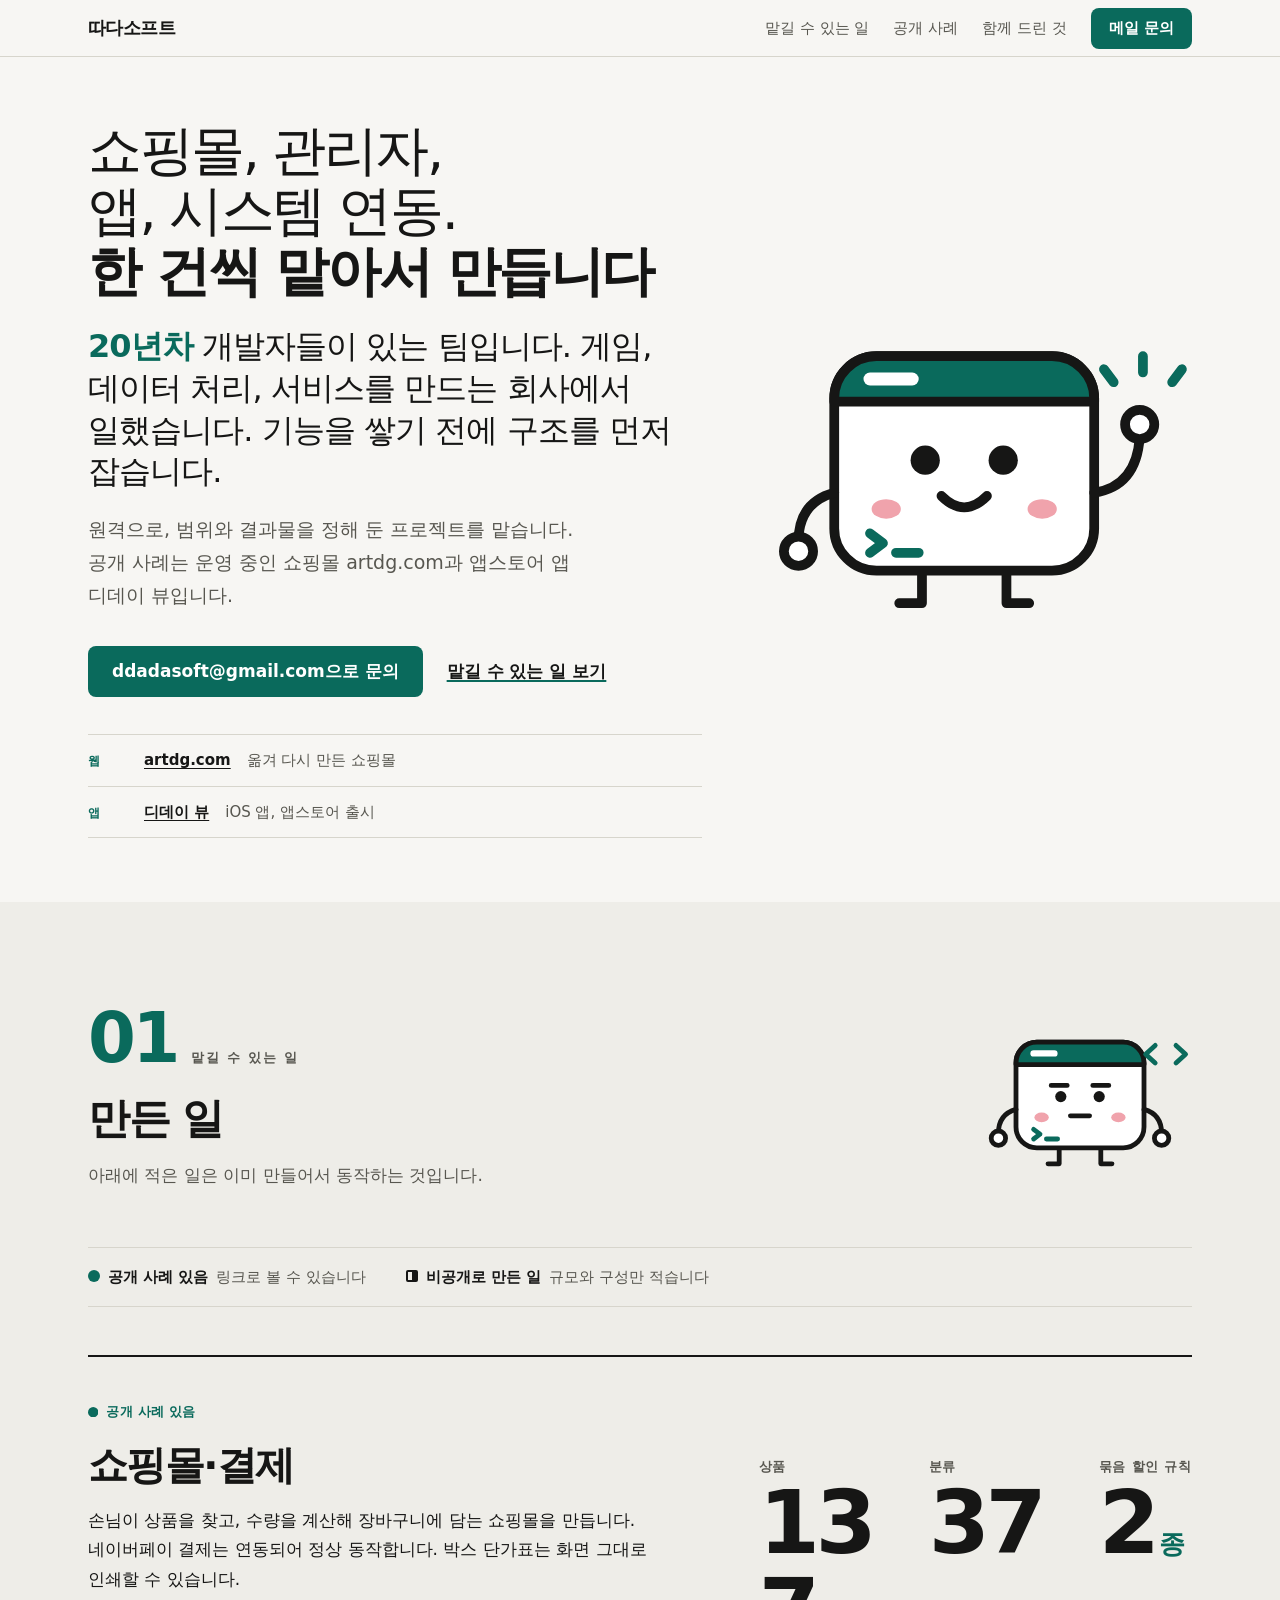
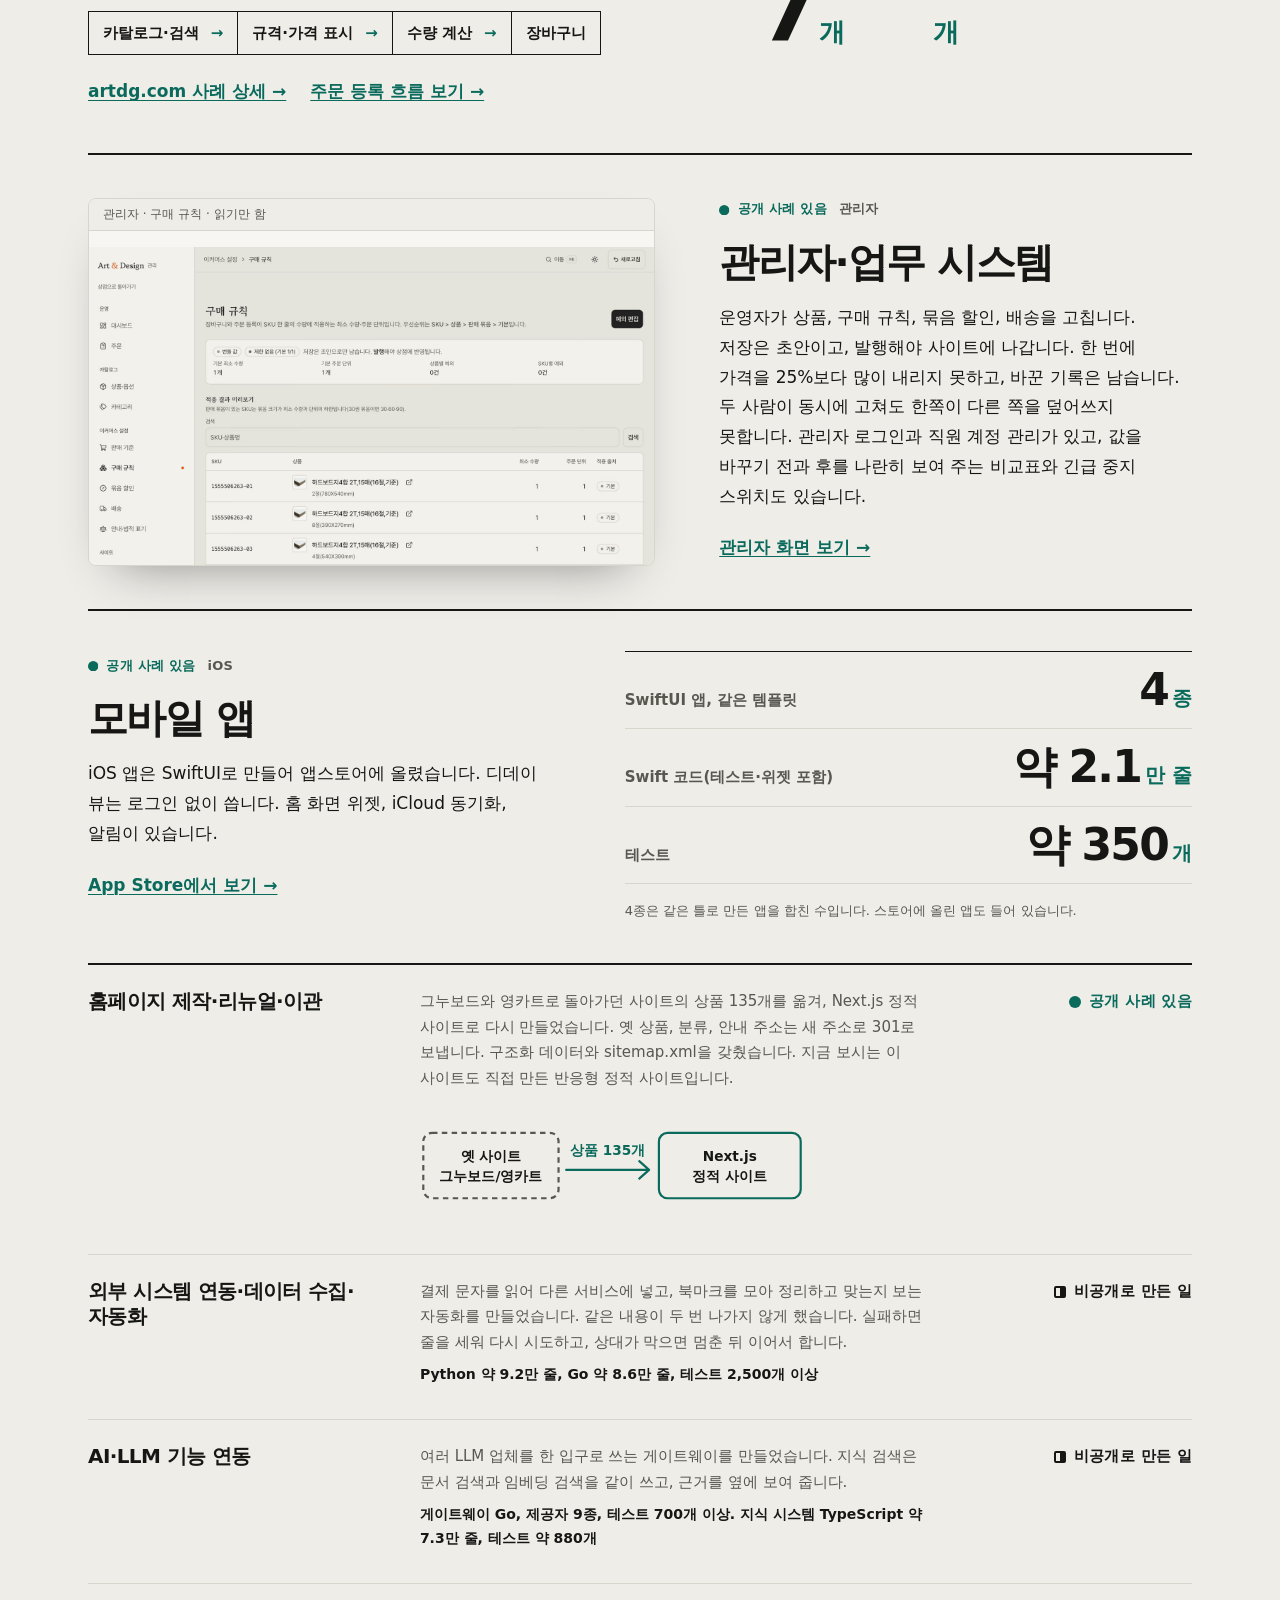
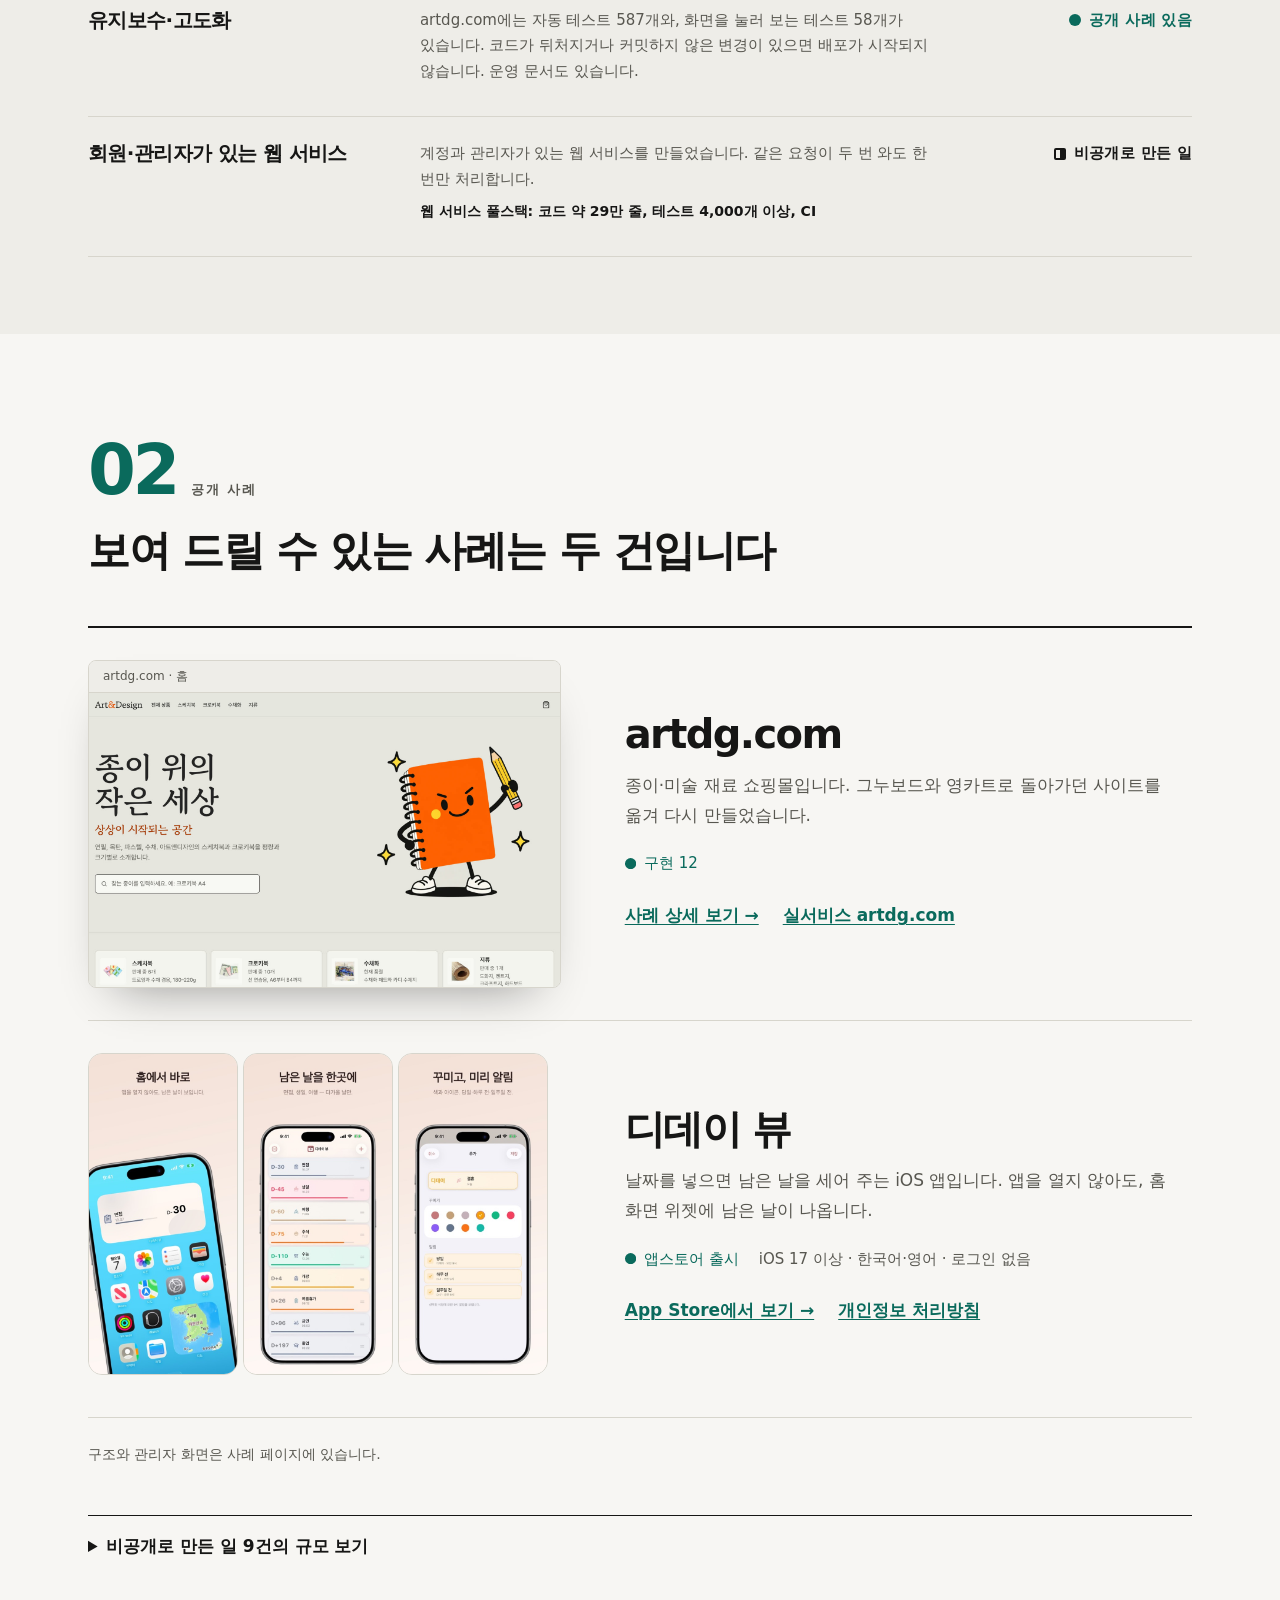
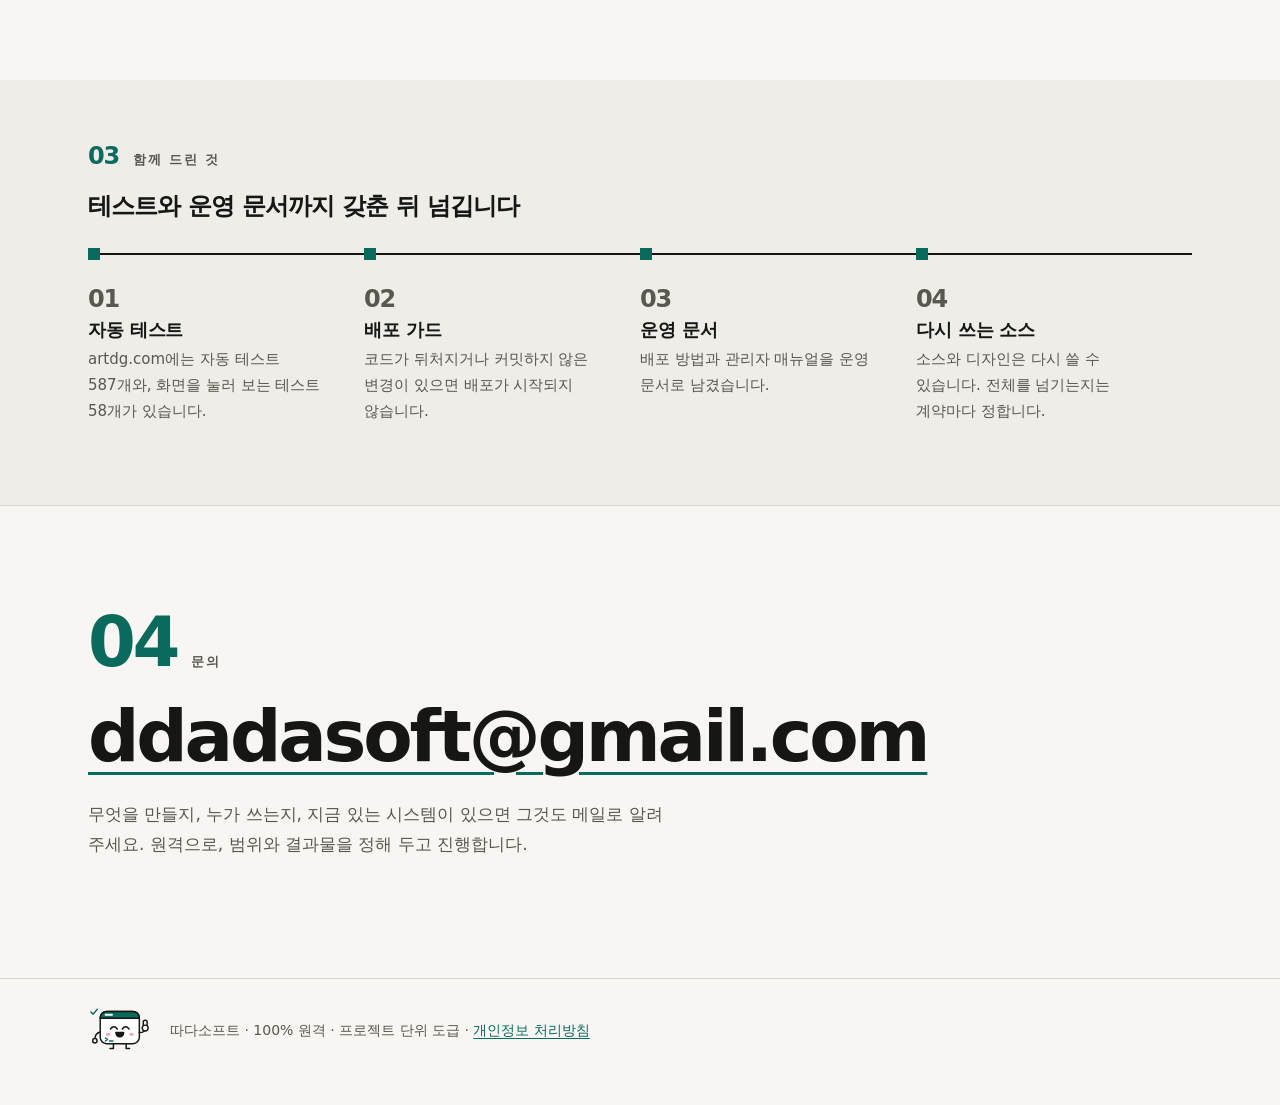
<file: index.html>
<!doctype html>
<html lang="ko">
<head>
<meta charset="utf-8">
<meta name="viewport" content="width=device-width, initial-scale=1">
<title>따다소프트 | 쇼핑몰·관리자·앱·시스템 연동 프로젝트를 맡는 개발 팀</title>
<meta name="description" content="쇼핑몰, 관리자, 앱, 시스템 연동을 맡는 따다소프트의 포트폴리오. 20년차 개발자들이 있는 팀이고, 보여 드릴 수 있는 사례는 쇼핑몰 artdg.com과 앱스토어 앱 디데이 뷰입니다.">
<meta name="color-scheme" content="light dark">
<link rel="icon" type="image/svg+xml" href="favicon.svg">
<link rel="stylesheet" href="style.css">
</head>
<body>
<!--sprite-->
<svg width="0" height="0" style="position:absolute" aria-hidden="true" focusable="false">
  <symbol id="i-done" viewBox="0 0 12 12"><circle cx="6" cy="6" r="6" fill="currentColor"/></symbol>
  <symbol id="i-part" viewBox="0 0 12 12"><circle cx="6" cy="6" r="5" fill="none" stroke="currentColor" stroke-width="2"/><path d="M6 1a5 5 0 0 0 0 10z" fill="currentColor"/></symbol>
  <symbol id="i-none" viewBox="0 0 12 12"><circle cx="6" cy="6" r="5" fill="none" stroke="currentColor" stroke-width="2"/></symbol>
  <symbol id="e-pub" viewBox="0 0 12 12"><circle cx="6" cy="6" r="6" fill="currentColor"/></symbol>
  <symbol id="e-priv" viewBox="0 0 12 12"><rect x="1" y="1" width="10" height="10" rx="1" fill="none" stroke="currentColor" stroke-width="2"/><path d="M6 1h4a1 1 0 0 1 1 1v8a1 1 0 0 1-1 1H6z" fill="currentColor"/></symbol>
  <symbol id="e-none" viewBox="0 0 12 12"><path d="M6 1.2 11 10.8H1z" fill="none" stroke="currentColor" stroke-width="2" stroke-linejoin="round"/></symbol>
  <symbol id="m-hi" viewBox="0 0 270 220">
    
<path class="s" d="M104 166v20h-14M156 166v20h14"/>
<rect class="sb" x="50" y="34" width="160" height="132" rx="26"/>
<path class="sa" d="M50 62v-2a26 26 0 0 1 26-26h108a26 26 0 0 1 26 26v2z"/>
<rect class="fo" x="68" y="44" width="34" height="8" rx="4"/>
<ellipse class="fc" cx="82" cy="128" rx="9" ry="6"/><ellipse class="fc" cx="178" cy="128" rx="9" ry="6"/>
<path class="sc" d="M72 143l8 6-8 6M88 155h14"/>

    <path class="s" d="M50 118q-22 6-22 30"/><circle class="sb" cx="28" cy="154" r="9"/>
    <path class="s" d="M210 118q26-4 28-34"/><circle class="sb" cx="238" cy="76" r="9"/>
    <path class="sc" d="M222 50l-6-8M240 44v-10M258 50l6-8"/>
    <circle class="fi eye" cx="106" cy="98" r="9"/><circle class="fi eye" cx="154" cy="98" r="9"/>
    <path class="s" d="M116 120q14 14 28 0"/>
  </symbol>
  <symbol id="m-work" viewBox="0 0 270 220">
    
<path class="s" d="M104 166v20h-14M156 166v20h14"/>
<rect class="sb" x="50" y="34" width="160" height="132" rx="26"/>
<path class="sa" d="M50 62v-2a26 26 0 0 1 26-26h108a26 26 0 0 1 26 26v2z"/>
<rect class="fo" x="68" y="44" width="34" height="8" rx="4"/>
<ellipse class="fc" cx="82" cy="128" rx="9" ry="6"/><ellipse class="fc" cx="178" cy="128" rx="9" ry="6"/>
<path class="sc" d="M72 143l8 6-8 6M88 155h14"/>

    <path class="s" d="M50 118q-22 6-22 30"/><circle class="sb" cx="28" cy="154" r="9"/>
    <path class="s" d="M210 118q22 6 22 30"/><circle class="sb" cx="232" cy="154" r="9"/>
    <path class="sc" d="M224 38l-12 11 12 11M250 38l12 11-12 11"/>
    <circle class="fi eye" cx="106" cy="102" r="7"/><circle class="fi eye" cx="154" cy="102" r="7"/>
    <path class="s" d="M94 88h20M146 88h20M118 126h24"/>
  </symbol>
  <symbol id="m-done" viewBox="0 0 270 220">
    
<path class="s" d="M104 166v20h-14M156 166v20h14"/>
<rect class="sb" x="50" y="34" width="160" height="132" rx="26"/>
<path class="sa" d="M50 62v-2a26 26 0 0 1 26-26h108a26 26 0 0 1 26 26v2z"/>
<rect class="fo" x="68" y="44" width="34" height="8" rx="4"/>
<ellipse class="fc" cx="82" cy="128" rx="9" ry="6"/><ellipse class="fc" cx="178" cy="128" rx="9" ry="6"/>
<path class="sc" d="M72 143l8 6-8 6M88 155h14"/>

    <path class="s" d="M50 118q-22 6-22 30"/><circle class="sb" cx="28" cy="154" r="9"/>
    <rect class="sb" x="226" y="70" width="16" height="24" rx="8"/>
    <path class="s" d="M210 120q22 2 24-14"/><circle class="sb" cx="234" cy="102" r="12"/>
    <path class="sc" d="M12 36l9 9 17-20"/>
    <path class="s" d="M92 106q14-18 28 0M140 106q14-18 28 0"/>
    <path class="sk" d="M114 120h32q-2 18-16 18t-16-18z"/>
  </symbol>
</svg>
<!--/sprite-->
<a class="skip" href="#main">본문으로 건너뛰기</a>
<header class="top">
  <div class="wrap">
    <a class="brand" href="index.html">따다소프트</a>
    <nav aria-label="페이지 이동">
      <a href="#work">맡길 수 있는 일</a>
      <a href="#proof">공개 사례</a>
      <a href="#process">함께 드린 것</a>
    </nav>
    <a class="btn" href="mailto:ddadasoft@gmail.com">메일 문의</a>
  </div>
</header>

<main id="main">

<div class="wrap hero">
  <div>
    <h1><span>쇼핑몰, 관리자, 앱, 시스템 연동.</span> <strong>한 건씩 맡아서 만듭니다</strong></h1>
    <p class="yrs"><b>20년차</b> 개발자들이 있는 팀입니다. 게임, 데이터 처리, 서비스를 만드는 회사에서 일했습니다. 기능을 쌓기 전에 구조를 먼저 잡습니다.</p>
    <p class="lead">원격으로, 범위와 결과물을 정해 둔 프로젝트를 맡습니다. 공개 사례는 운영 중인 쇼핑몰 artdg.com과 앱스토어 앱 디데이 뷰입니다.</p>
    <p class="cta"><a class="btn lg" href="mailto:ddadasoft@gmail.com">ddadasoft@gmail.com으로 문의</a><a class="ghost" href="#work">맡길 수 있는 일 보기</a></p>
    <ul class="pubs-strip" aria-label="공개 사례 2건">
      <li><span class="k">웹</span><a href="case-artdg.html">artdg.com</a><span>옮겨 다시 만든 쇼핑몰</span></li>
      <li><span class="k">앱</span><a href="https://apps.apple.com/kr/app/%EB%94%94%EB%8D%B0%EC%9D%B4-%EB%B7%B0/id6808847194" rel="noopener">디데이 뷰</a><span>iOS 앱, 앱스토어 출시</span></li>
    </ul>
  </div>
  <svg class="mascot hero-m" role="img" aria-label="따다소프트 마스코트. 눈과 웃는 입이 있는 둥근 터미널 창이 한 손을 들어 인사한다." viewBox="0 0 270 220" width="540" height="440"><use href="#m-hi"/></svg>
</div>

<section class="band alt" id="work" aria-labelledby="work-h">
  <div class="wrap">
    <div class="cap-head">
      <div>
        <div class="label"><b>01</b><span>맡길 수 있는 일</span></div>
        <h2 id="work-h">만든 일</h2>
        <p>아래에 적은 일은 이미 만들어서 동작하는 것입니다.</p>
      </div>
      <svg class="mascot cap-m" aria-hidden="true" focusable="false" viewBox="0 0 270 220" width="216" height="176"><use href="#m-work"/></svg>
    </div>

    <ul class="legend3" aria-label="증거 수준 표시">
      <li class="pub"><svg class="ic" aria-hidden="true"><use href="#e-pub"/></svg><b>공개 사례 있음</b><span>링크로 볼 수 있습니다</span></li>
      <li class="priv"><svg class="ic" aria-hidden="true"><use href="#e-priv"/></svg><b>비공개로 만든 일</b><span>규모와 구성만 적습니다</span></li>
    </ul>

    <article class="feat f-shop" id="w-shop" aria-labelledby="w-shop-h">
      <div>
        <p class="tag pub"><svg class="ic" aria-hidden="true"><use href="#e-pub"/></svg>공개 사례 있음</p>
        <h3 id="w-shop-h">쇼핑몰·결제</h3>
        <p>손님이 상품을 찾고, 수량을 계산해 장바구니에 담는 쇼핑몰을 만듭니다. 네이버페이 결제는 연동되어 정상 동작합니다. 박스 단가표는 화면 그대로 인쇄할 수 있습니다.</p>
        <ol class="flow" aria-label="구매 흐름"><li>카탈로그·검색</li><li>규격·가격 표시</li><li>수량 계산</li><li>장바구니</li></ol>
        <p class="links"><a href="case-artdg.html">artdg.com 사례 상세 →</a><a href="case-artdg.html#ch3">주문 등록 흐름 보기 →</a></p>
      </div>
      <dl class="nums" aria-label="artdg.com 규모">
        <div><dt>상품</dt><dd>137<small>개</small></dd></div>
        <div><dt>분류</dt><dd>37<small>개</small></dd></div>
        <div><dt>묶음 할인 규칙</dt><dd>2<small>종</small></dd></div>
      </dl>
    </article>

    <article class="feat f-admin" id="w-admin" aria-labelledby="w-admin-h">
      <div class="frame">
        <div class="bar">관리자 · 구매 규칙 · 읽기만 함</div>
        <img src="media/admin-purchase-rules.jpg" width="1600" height="900" alt="관리자 구매 규칙 화면. 기본 최소 수량과 주문 단위, 적용 결과 미리보기 표가 보인다." loading="lazy">
      </div>
      <div>
        <p class="tag pub"><svg class="ic" aria-hidden="true"><use href="#e-pub"/></svg>공개 사례 있음 <span>관리자</span></p>
        <h3 id="w-admin-h">관리자·업무 시스템</h3>
        <p>운영자가 상품, 구매 규칙, 묶음 할인, 배송을 고칩니다. 저장은 초안이고, 발행해야 사이트에 나갑니다. 한 번에 가격을 25%보다 많이 내리지 못하고, 바꾼 기록은 남습니다. 두 사람이 동시에 고쳐도 한쪽이 다른 쪽을 덮어쓰지 못합니다. 관리자 로그인과 직원 계정 관리가 있고, 값을 바꾸기 전과 후를 나란히 보여 주는 비교표와 긴급 중지 스위치도 있습니다.</p>
        <p class="links"><a href="case-artdg.html#ch2">관리자 화면 보기 →</a></p>
      </div>
    </article>

    <article class="feat f-app" id="w-app" aria-labelledby="w-app-h">
      <div>
        <p class="tag pub"><svg class="ic" aria-hidden="true"><use href="#e-pub"/></svg>공개 사례 있음 <span>iOS</span></p>
        <h3 id="w-app-h">모바일 앱</h3>
        <p>iOS 앱은 SwiftUI로 만들어 앱스토어에 올렸습니다. 디데이 뷰는 로그인 없이 씁니다. 홈 화면 위젯, iCloud 동기화, 알림이 있습니다.</p>
        <p class="links"><a href="https://apps.apple.com/kr/app/%EB%94%94%EB%8D%B0%EC%9D%B4-%EB%B7%B0/id6808847194" rel="noopener">App Store에서 보기 →</a></p>
      </div>
      <div>
      <dl class="stack" aria-label="iOS 앱 규모">
        <div><dt>SwiftUI 앱, 같은 템플릿</dt><dd>4<small>종</small></dd></div>
        <div><dt>Swift 코드(테스트·위젯 포함)</dt><dd>약 2.1<small>만 줄</small></dd></div>
        <div><dt>테스트</dt><dd>약 350<small>개</small></dd></div>
      </dl>
      <p class="note-s">4종은 같은 틀로 만든 앱을 합친 수입니다. 스토어에 올린 앱도 들어 있습니다.</p>
      </div>
    </article>

    <ol class="ledger" aria-label="그 밖에 맡을 수 있는 일">
      <li id="w-site">
        <h3>홈페이지 제작·리뉴얼·이관</h3>
        <div>
          <p>그누보드와 영카트로 돌아가던 사이트의 상품 135개를 옮겨, Next.js 정적 사이트로 다시 만들었습니다. 옛 상품, 분류, 안내 주소는 새 주소로 301로 보냅니다. 구조화 데이터와 sitemap.xml을 갖췄습니다. 지금 보시는 이 사이트도 직접 만든 반응형 정적 사이트입니다.</p>
          <svg class="dg" role="img" aria-label="옛 그누보드/영카트 사이트에서 새 Next.js 정적 사이트로 상품 135개를 옮기는 도식" viewBox="0 0 352 100" width="352" height="100">
            <rect class="old" x="3" y="20" width="124" height="60" rx="8"/>
            <text x="65" y="46" text-anchor="middle">옛 사이트</text>
            <text x="65" y="64" text-anchor="middle">그누보드/영카트</text>
            <path class="ar" d="M134 54h76m-9-8 9 8-9 8"/>
            <text class="lb" x="172" y="40" text-anchor="middle">상품 135개</text>
            <rect class="new" x="219" y="20" width="130" height="60" rx="8"/>
            <text x="284" y="46" text-anchor="middle">Next.js</text>
            <text x="284" y="64" text-anchor="middle">정적 사이트</text>
          </svg>
        </div>
        <p class="tag pub"><svg class="ic" aria-hidden="true"><use href="#e-pub"/></svg>공개 사례 있음</p>
      </li>
      <li id="w-link">
        <h3>외부 시스템 연동·데이터 수집·자동화</h3>
        <div>
          <p>결제 문자를 읽어 다른 서비스에 넣고, 북마크를 모아 정리하고 맞는지 보는 자동화를 만들었습니다. 같은 내용이 두 번 나가지 않게 했습니다. 실패하면 줄을 세워 다시 시도하고, 상대가 막으면 멈춘 뒤 이어서 합니다.</p>
          <p class="scale">Python 약 9.2만 줄, Go 약 8.6만 줄, 테스트 2,500개 이상</p>
        </div>
        <p class="tag priv"><svg class="ic" aria-hidden="true"><use href="#e-priv"/></svg>비공개로 만든 일</p>
      </li>
      <li id="w-ai">
        <h3>AI·LLM 기능 연동</h3>
        <div>
          <p>여러 LLM 업체를 한 입구로 쓰는 게이트웨이를 만들었습니다. 지식 검색은 문서 검색과 임베딩 검색을 같이 쓰고, 근거를 옆에 보여 줍니다.</p>
          <p class="scale">게이트웨이 Go, 제공자 9종, 테스트 700개 이상. 지식 시스템 TypeScript 약 7.3만 줄, 테스트 약 880개</p>
        </div>
        <p class="tag priv"><svg class="ic" aria-hidden="true"><use href="#e-priv"/></svg>비공개로 만든 일</p>
      </li>
      <li id="w-ops">
        <h3>유지보수·고도화</h3>
        <div>
          <p>artdg.com에는 자동 테스트 587개와, 화면을 눌러 보는 테스트 58개가 있습니다. 코드가 뒤처지거나 커밋하지 않은 변경이 있으면 배포가 시작되지 않습니다. 운영 문서도 있습니다.</p>
        </div>
        <p class="tag pub"><svg class="ic" aria-hidden="true"><use href="#e-pub"/></svg>공개 사례 있음</p>
      </li>
      <li id="w-plat">
        <h3>회원·관리자가 있는 웹 서비스</h3>
        <div>
          <p>계정과 관리자가 있는 웹 서비스를 만들었습니다. 같은 요청이 두 번 와도 한 번만 처리합니다.</p>
          <p class="scale">웹 서비스 풀스택: 코드 약 29만 줄, 테스트 4,000개 이상, CI</p>
        </div>
        <p class="tag priv"><svg class="ic" aria-hidden="true"><use href="#e-priv"/></svg>비공개로 만든 일</p>
      </li>
    </ol>
  </div>
</section>

<section class="band" id="proof" aria-labelledby="proof-h">
  <div class="wrap">
    <div class="label"><b>02</b><span>공개 사례</span></div>
    <h2 class="mb3" id="proof-h">보여 드릴 수 있는 사례는 두 건입니다</h2>
    <ol class="works">
      <li class="work">
        <a class="thumb" href="case-artdg.html" tabindex="-1" aria-hidden="true">
          <div class="frame">
            <div class="bar">artdg.com · 홈</div>
            <img src="media/artdg-d-home.jpg" width="1600" height="1000" alt="" loading="lazy">
          </div>
        </a>
        <div class="info">
          <h3><a href="case-artdg.html">artdg.com</a></h3>
          <p class="one">종이·미술 재료 쇼핑몰입니다. 그누보드와 영카트로 돌아가던 사이트를 옮겨 다시 만들었습니다.</p>
          <p class="stat-line">
            <span class="done"><svg class="ic" aria-hidden="true"><use href="#i-done"/></svg>구현 12</span>
          </p>
          <p class="links"><a href="case-artdg.html">사례 상세 보기 →</a><a href="https://artdg.com/" rel="noopener">실서비스 artdg.com</a></p>
        </div>
      </li>
      <li class="work">
        <div class="thumb phones" aria-hidden="true">
          <img src="media/app-widget.jpg" width="480" height="1043" alt="" loading="lazy">
          <img src="media/app-list.jpg" width="480" height="1043" alt="" loading="lazy">
          <img src="media/app-decorate.jpg" width="480" height="1043" alt="" loading="lazy">
        </div>
        <div class="info">
          <h3>디데이 뷰</h3>
          <p class="one">날짜를 넣으면 남은 날을 세어 주는 iOS 앱입니다. 앱을 열지 않아도, 홈 화면 위젯에 남은 날이 나옵니다.</p>
          <p class="stat-line"><span class="done"><svg class="ic" aria-hidden="true"><use href="#i-done"/></svg>앱스토어 출시</span> <span>iOS 17 이상 · 한국어·영어 · 로그인 없음</span></p>
          <p class="links"><a href="https://apps.apple.com/kr/app/%EB%94%94%EB%8D%B0%EC%9D%B4-%EB%B7%B0/id6808847194" rel="noopener">App Store에서 보기 →</a><a href="https://devpyo.github.io/privacy/ko.html" rel="noopener">개인정보 처리방침</a></p>
        </div>
      </li>
    </ol>
    <p class="small">구조와 관리자 화면은 사례 페이지에 있습니다.</p>

    <details class="priv-scale">
      <summary>비공개로 만든 일 9건의 규모 보기</summary>
      <p>줄 수에는 테스트가 들어 있고, 저장소에서 센 숫자입니다.</p>
      <table class="kv">
        <caption>비공개 프로젝트 규모</caption>
        <thead><tr><th scope="col">분야</th><th scope="col">규모</th></tr></thead>
        <tbody>
          <tr><th scope="row">웹 서비스 풀스택 (TypeScript, Next.js, Supabase)</th><td>코드 약 29만 줄, 테스트 4,000개 이상, CI</td></tr>
          <tr><th scope="row">모바일 앱 (iOS, SwiftUI) 4종</th><td>Swift 약 2.1만 줄, 테스트 약 350개</td></tr>
          <tr><th scope="row">실시간·분산 시스템 (Rust, Workers, Durable Objects, D1)</th><td>Rust 약 5.8만 줄, TypeScript 약 5.1만 줄, 테스트 1,500개 이상</td></tr>
          <tr><th scope="row">데이터 수집·정리·자동화 (Python, Go)</th><td>Python 약 9.2만 줄, Go 약 8.6만 줄, 테스트 2,500개 이상</td></tr>
          <tr><th scope="row">백엔드·API·명령줄 도구 (Go)</th><td>Go 코드 수십만 줄, 테스트 수천 개</td></tr>
          <tr><th scope="row">게임 시스템·시뮬레이션</th><td>웹과 Godot 프로젝트 5개, 테스트 수천 개</td></tr>
          <tr><th scope="row">LLM·AI 도구 연동 (Go)</th><td>제공자 9종, 테스트 700개 이상</td></tr>
          <tr><th scope="row">검색·지식 시스템 (TypeScript)</th><td>코드 약 7.3만 줄, 테스트 약 880개</td></tr>
          <tr><th scope="row">시세 데이터·백테스트 (Go, Python)</th><td>각 수만 줄</td></tr>
        </tbody>
      </table>
    </details>
  </div>
</section>

<section class="band alt" id="process" aria-labelledby="process-h">
  <div class="wrap">
    <div class="label"><b>03</b><span>함께 드린 것</span></div>
    <h2 id="process-h">테스트와 운영 문서까지 갖춘 뒤 넘깁니다</h2>
    <ol class="tl">
      <li><span class="n">01</span><h3>자동 테스트</h3><p>artdg.com에는 자동 테스트 587개와, 화면을 눌러 보는 테스트 58개가 있습니다.</p></li>
      <li><span class="n">02</span><h3>배포 가드</h3><p>코드가 뒤처지거나 커밋하지 않은 변경이 있으면 배포가 시작되지 않습니다.</p></li>
      <li><span class="n">03</span><h3>운영 문서</h3><p>배포 방법과 관리자 매뉴얼을 운영 문서로 남겼습니다.</p></li>
      <li><span class="n">04</span><h3>다시 쓰는 소스</h3><p>소스와 디자인은 다시 쓸 수 있습니다. 전체를 넘기는지는 계약마다 정합니다.</p></li>
    </ol>
  </div>
</section>

<section class="contact" id="contact" aria-labelledby="contact-h">
  <div class="wrap">
    <div class="label"><b>04</b><span>문의</span></div>
    <h2 class="sr" id="contact-h">문의</h2>
    <a class="mail-big" href="mailto:ddadasoft@gmail.com">ddadasoft@gmail.com</a>
    <p class="t muted">무엇을 만들지, 누가 쓰는지, 지금 있는 시스템이 있으면 그것도 메일로 알려 주세요. 원격으로, 범위와 결과물을 정해 두고 진행합니다.</p>
  </div>
</section>

</main>

<footer>
  <div class="wrap foot">
    <svg class="mascot foot-m" aria-hidden="true" focusable="false" viewBox="0 0 270 220" width="66" height="54"><use href="#m-done"/></svg>
    <p>따다소프트 · 100% 원격 · 프로젝트 단위 도급 · <a href="https://devpyo.github.io/privacy/" rel="noopener">개인정보 처리방침</a></p>
  </div>
</footer>
</body>
</html>
</file>
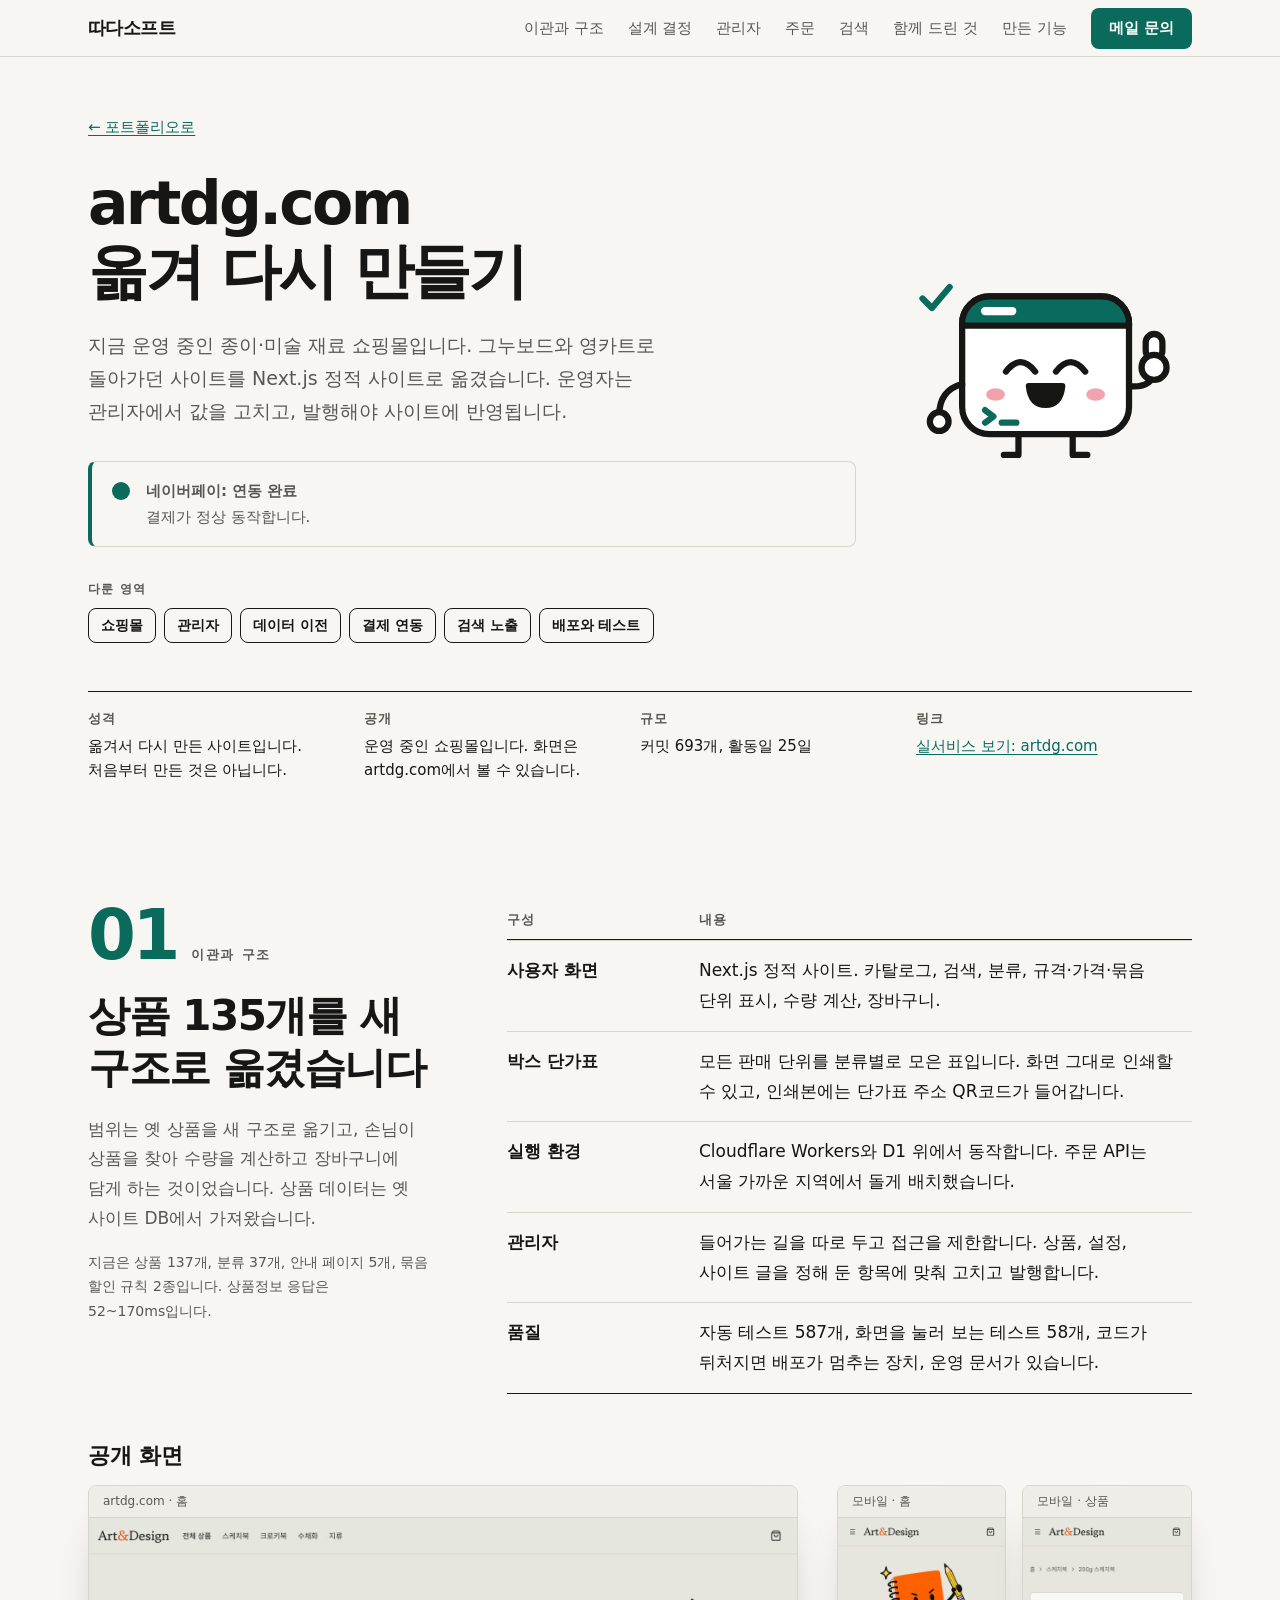
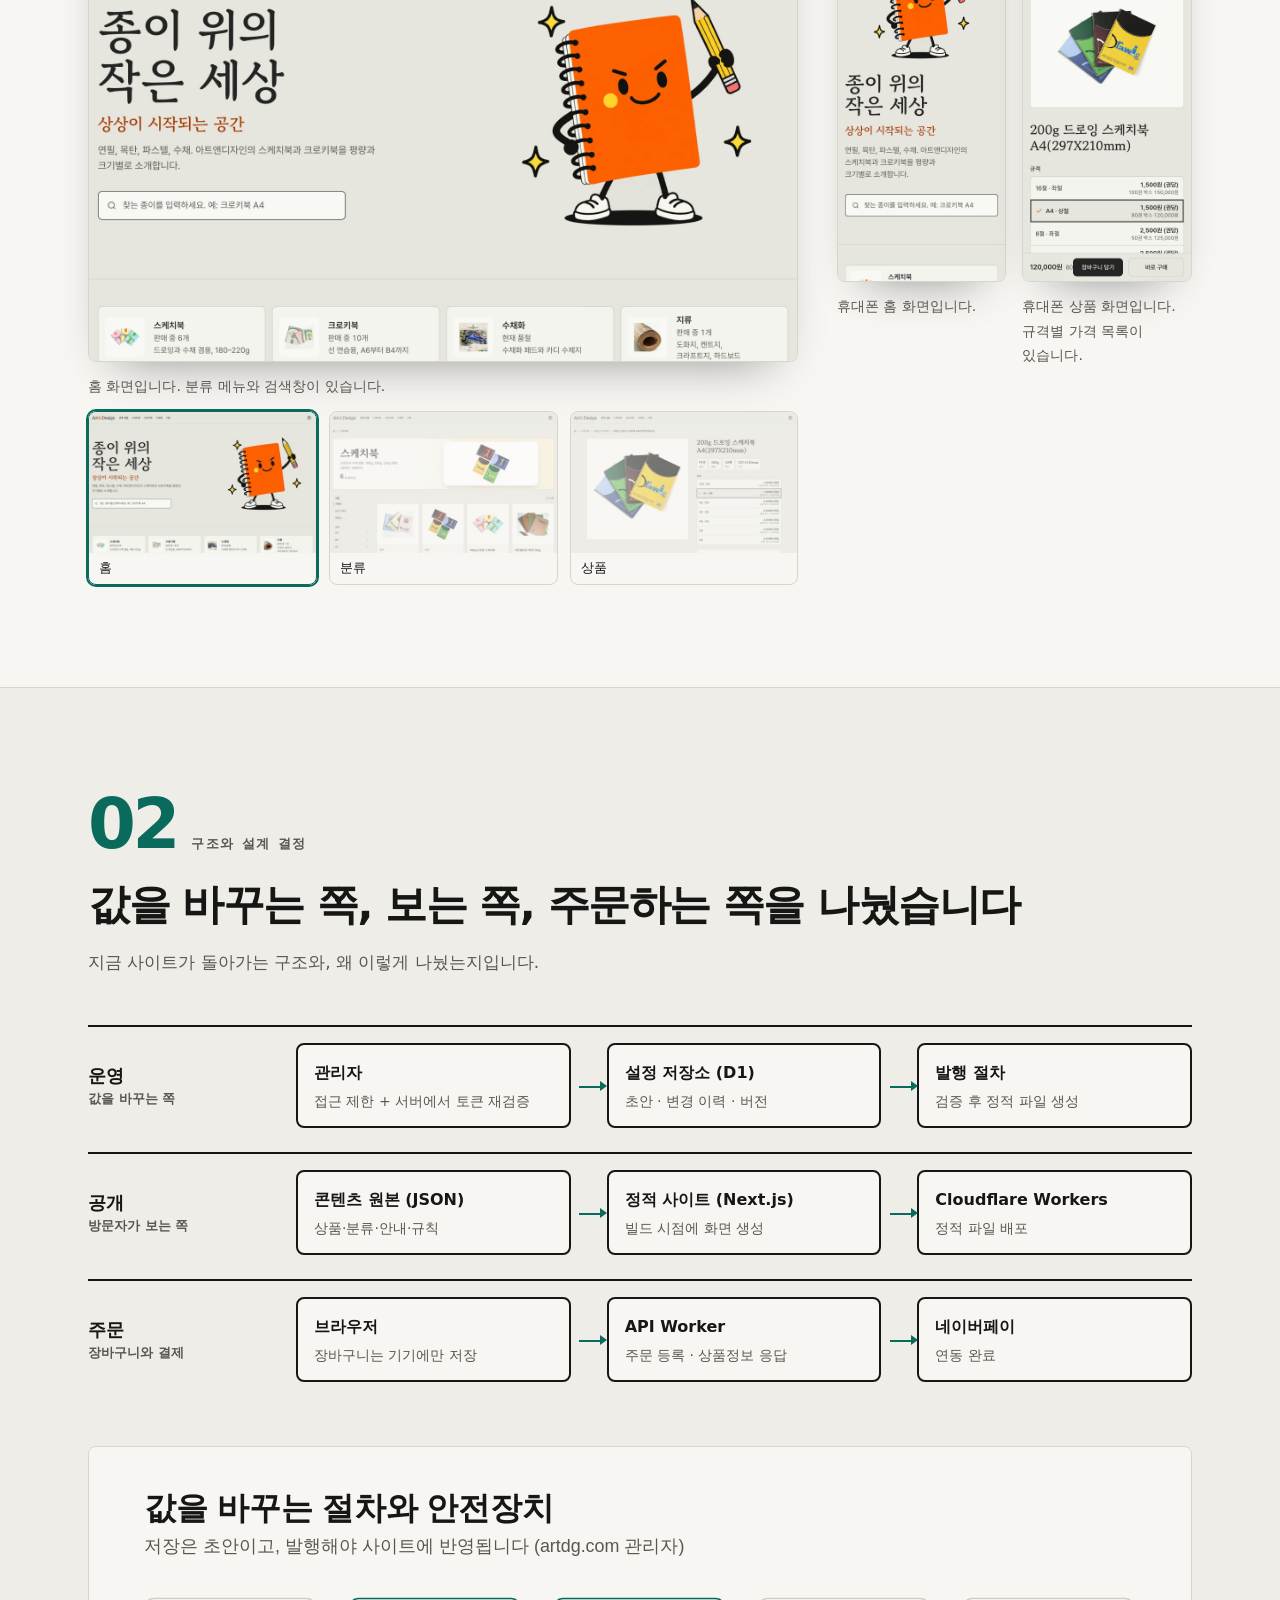
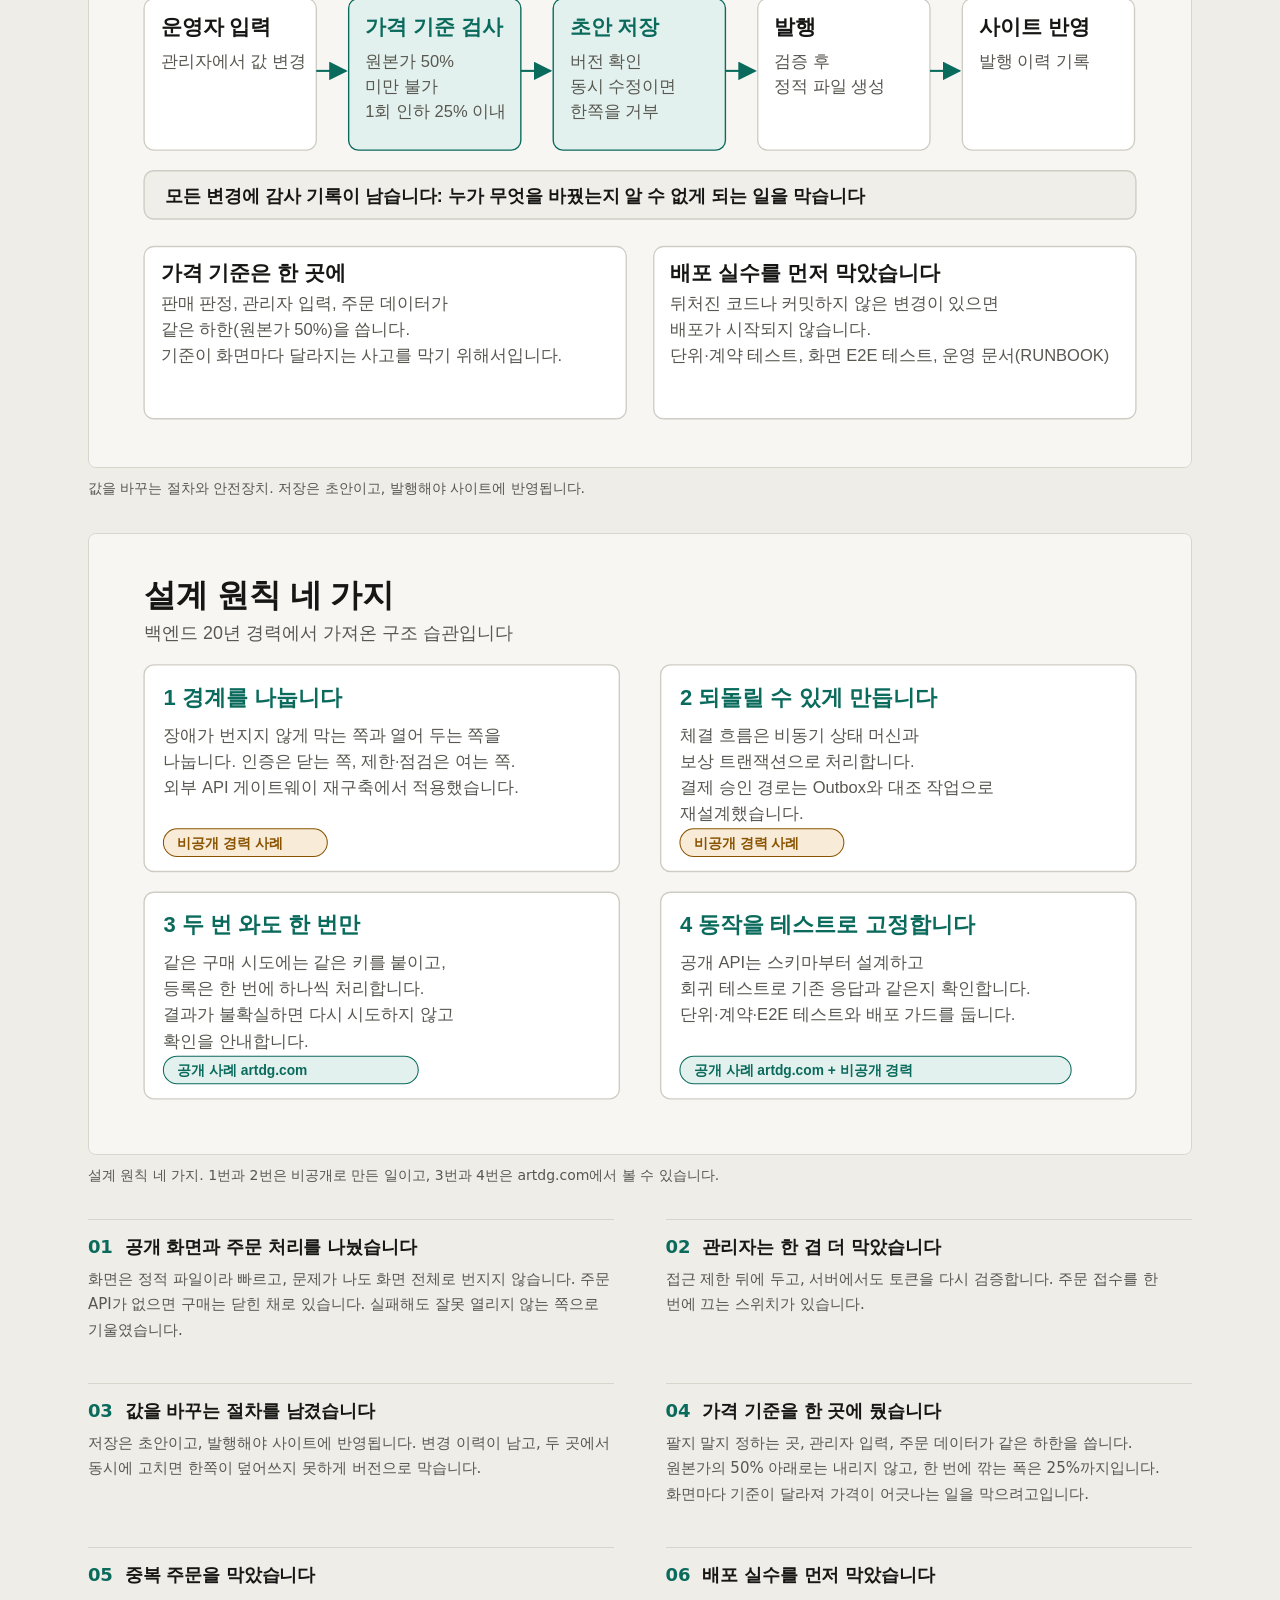
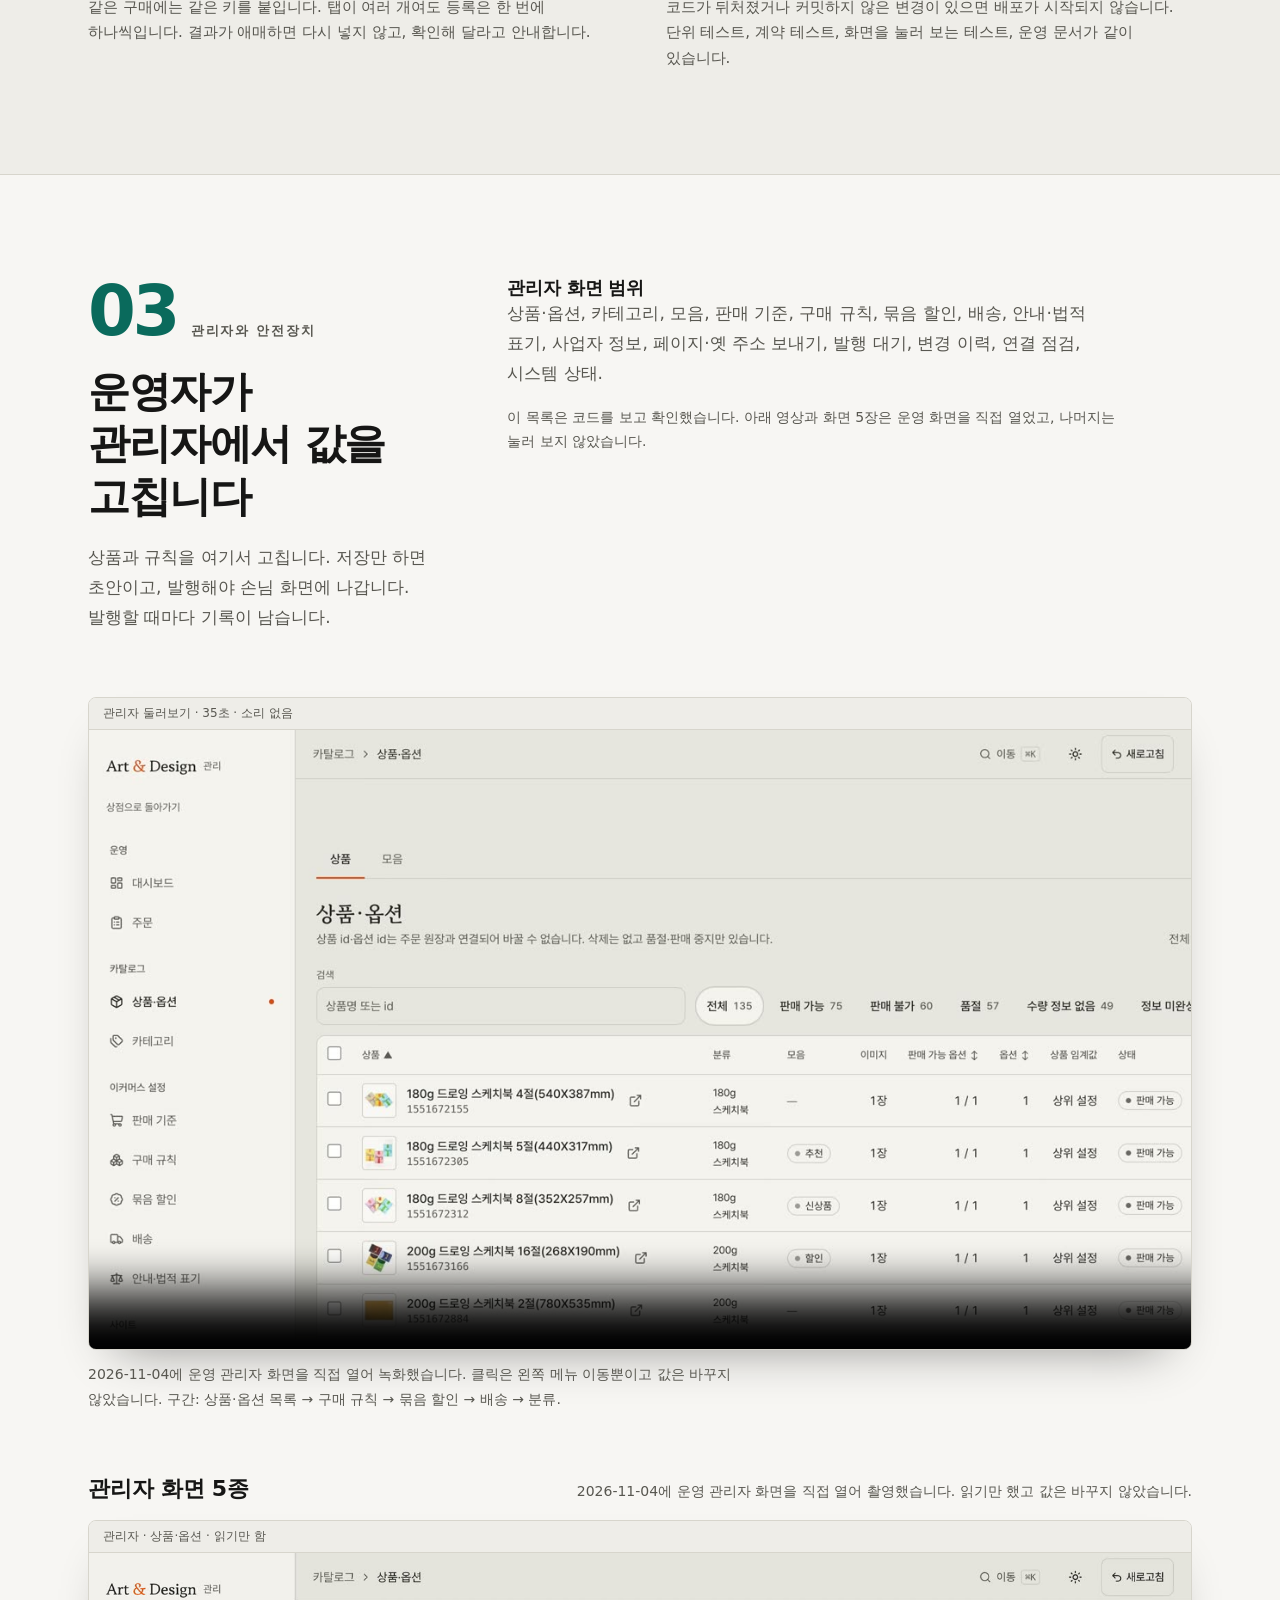
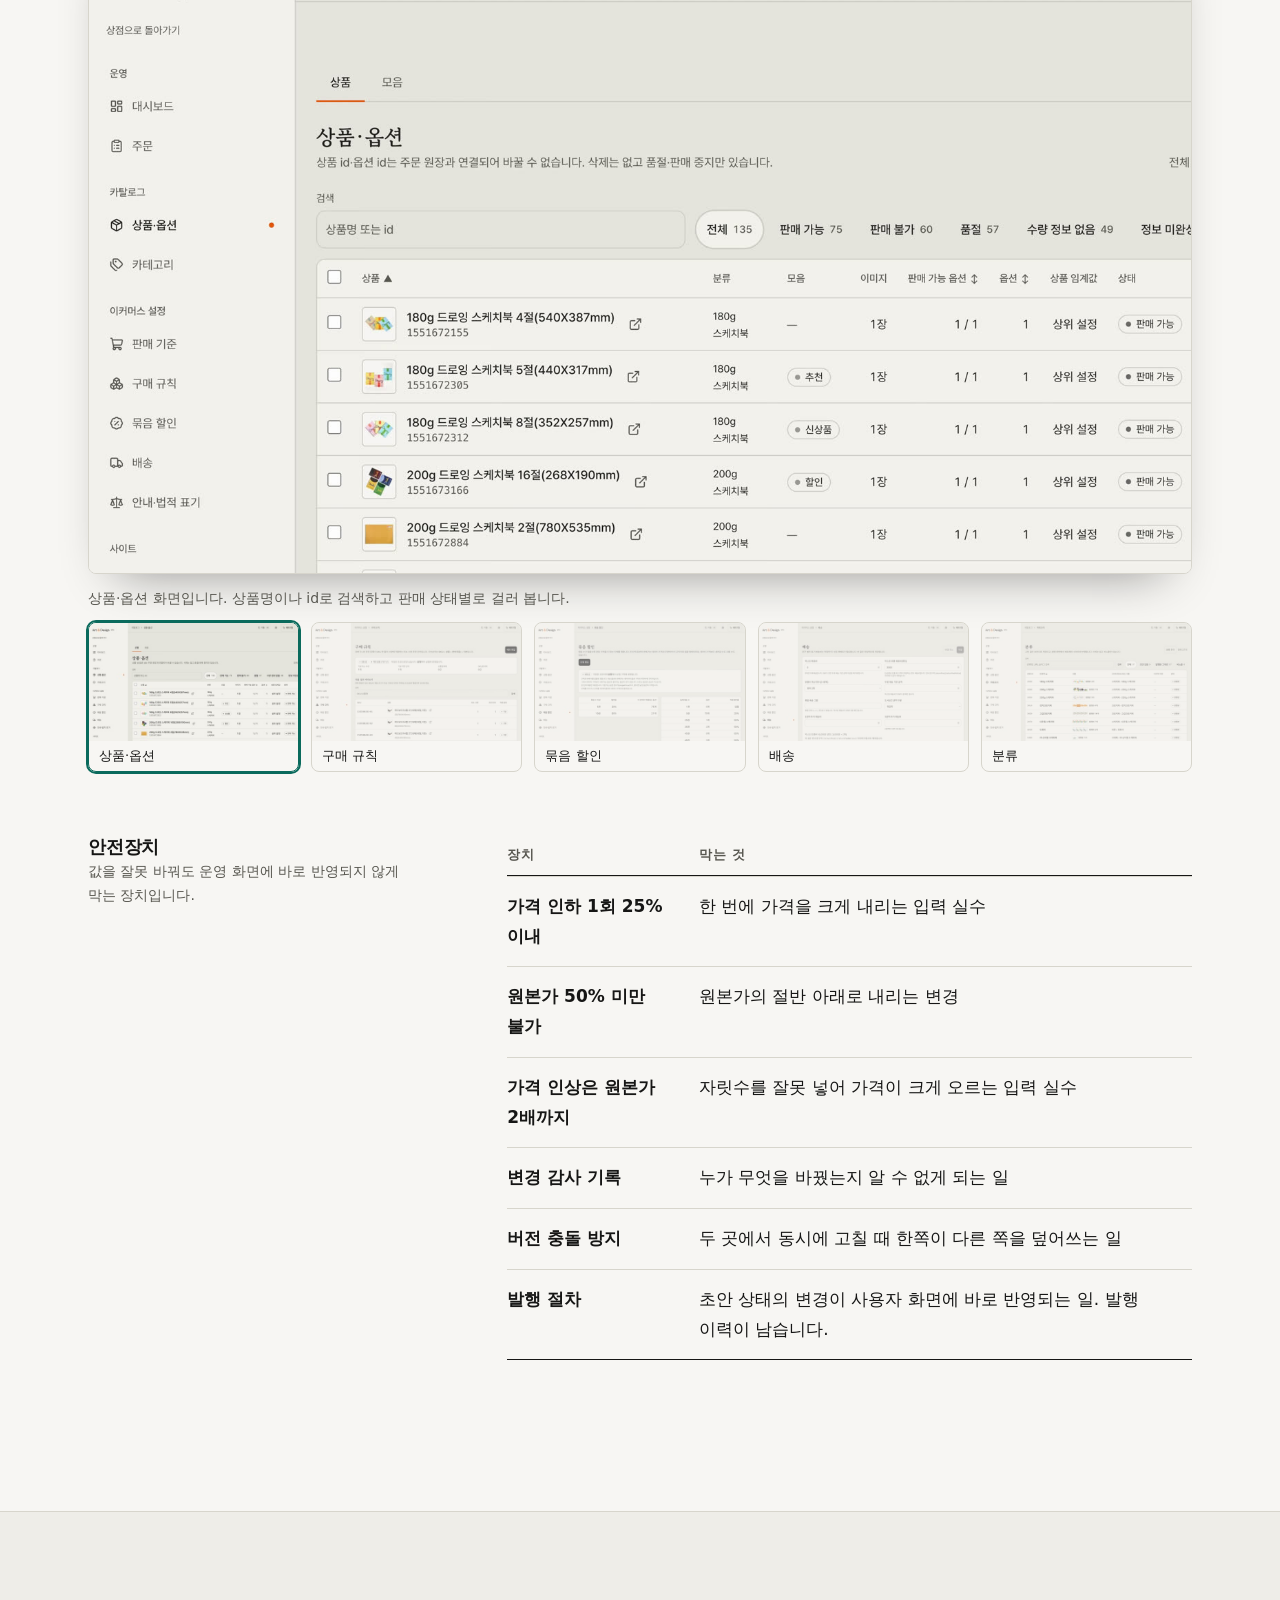
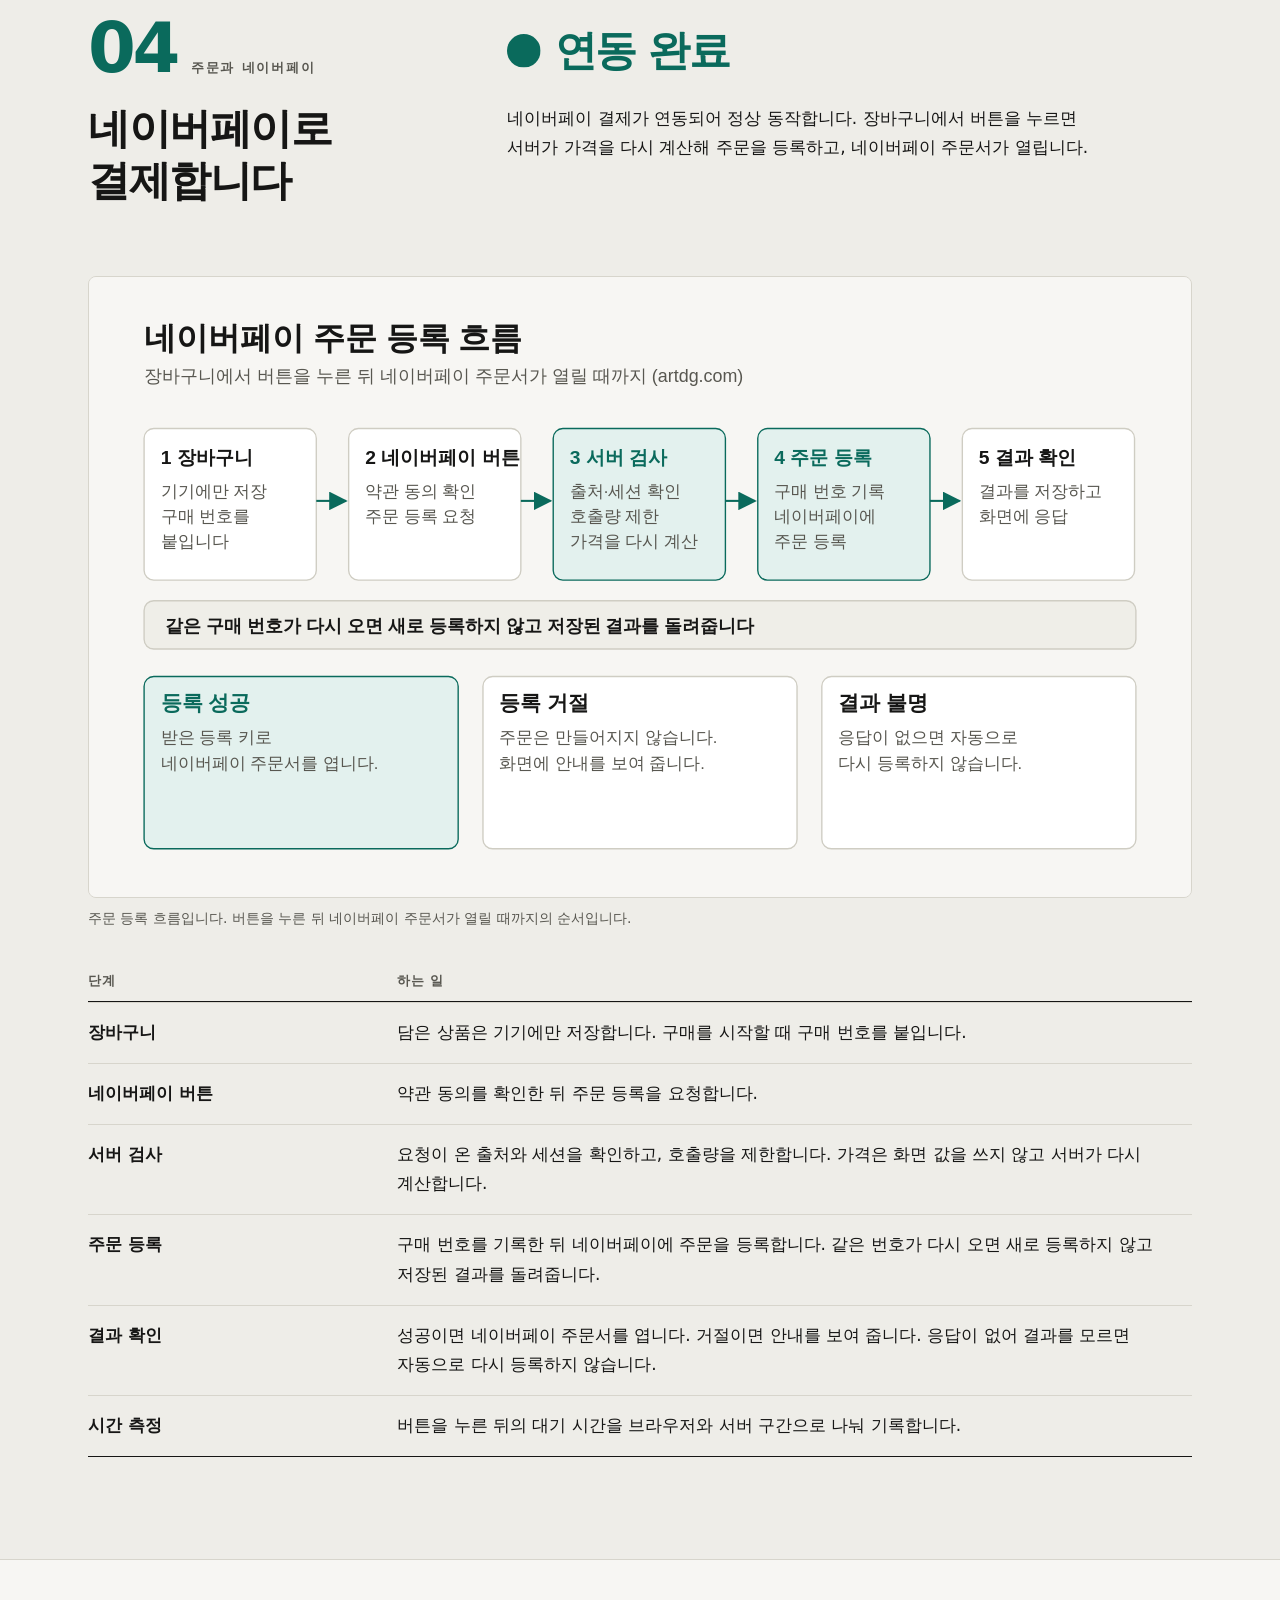
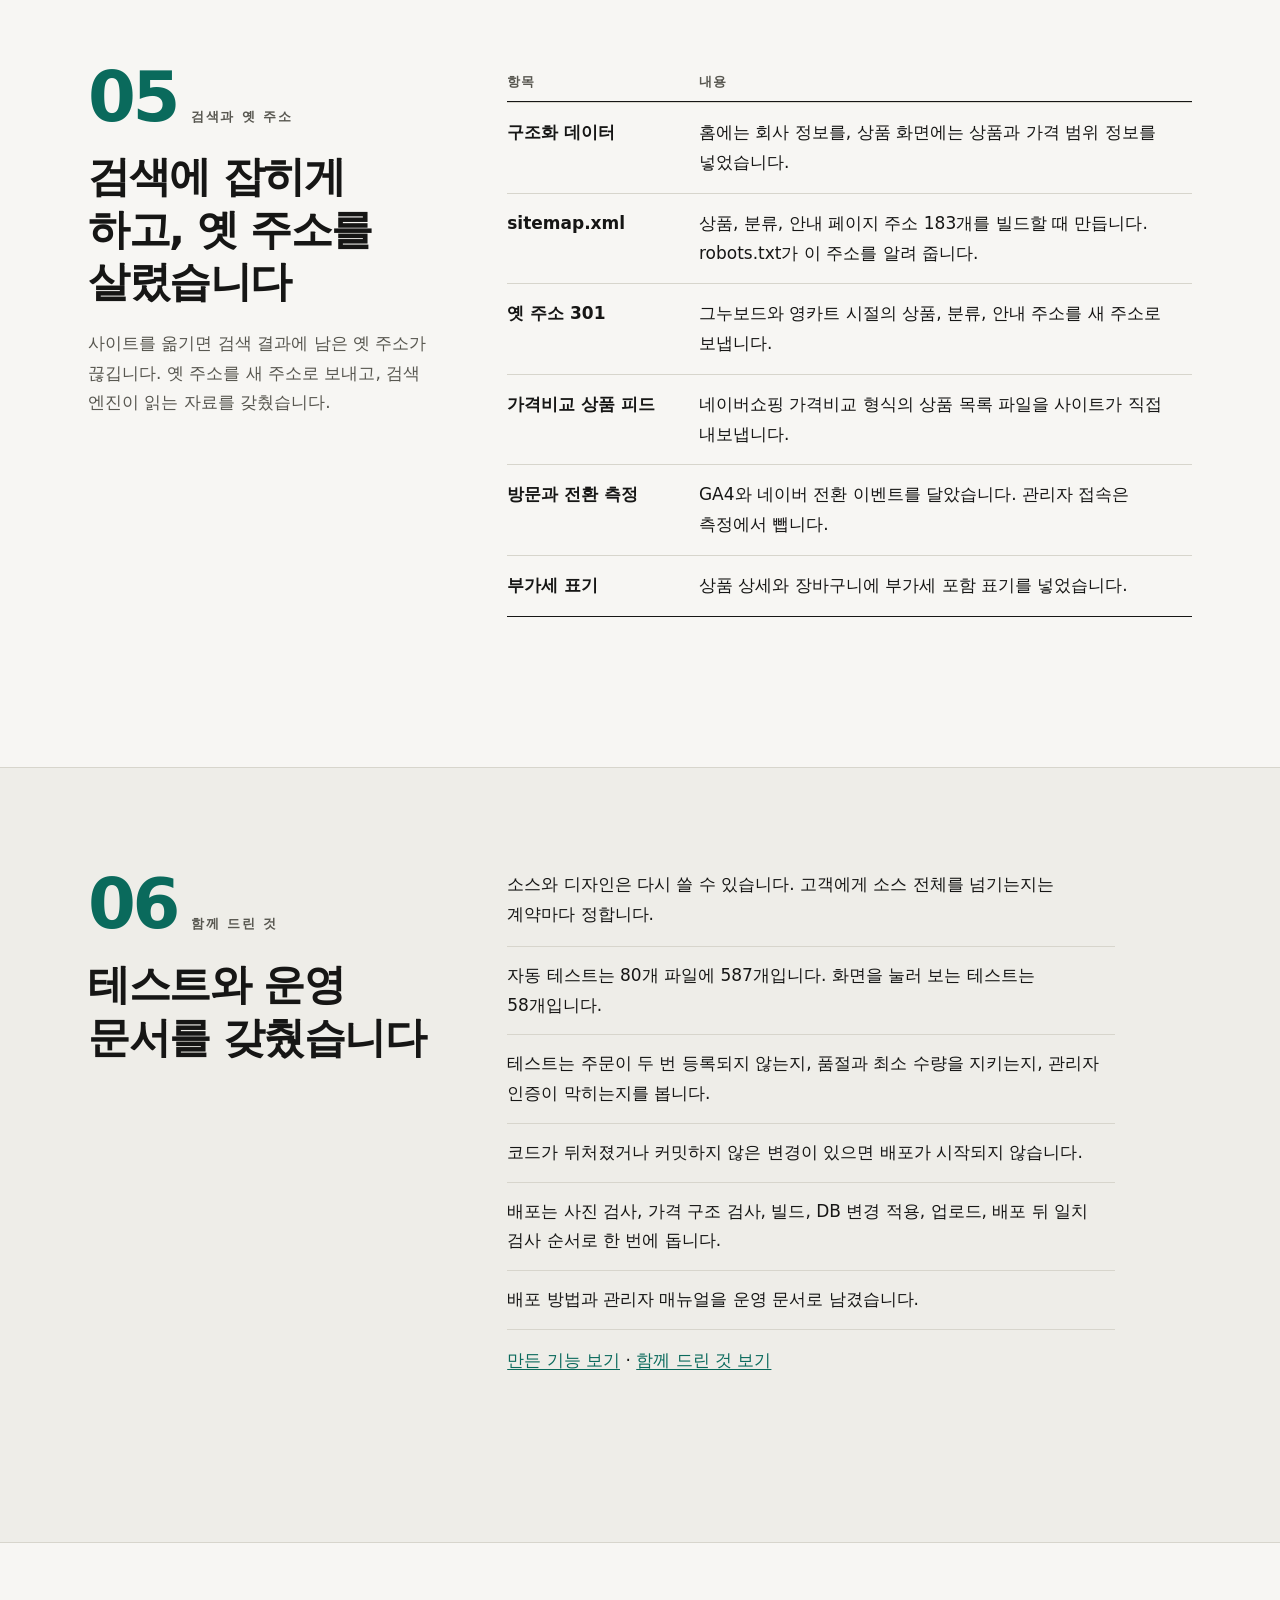
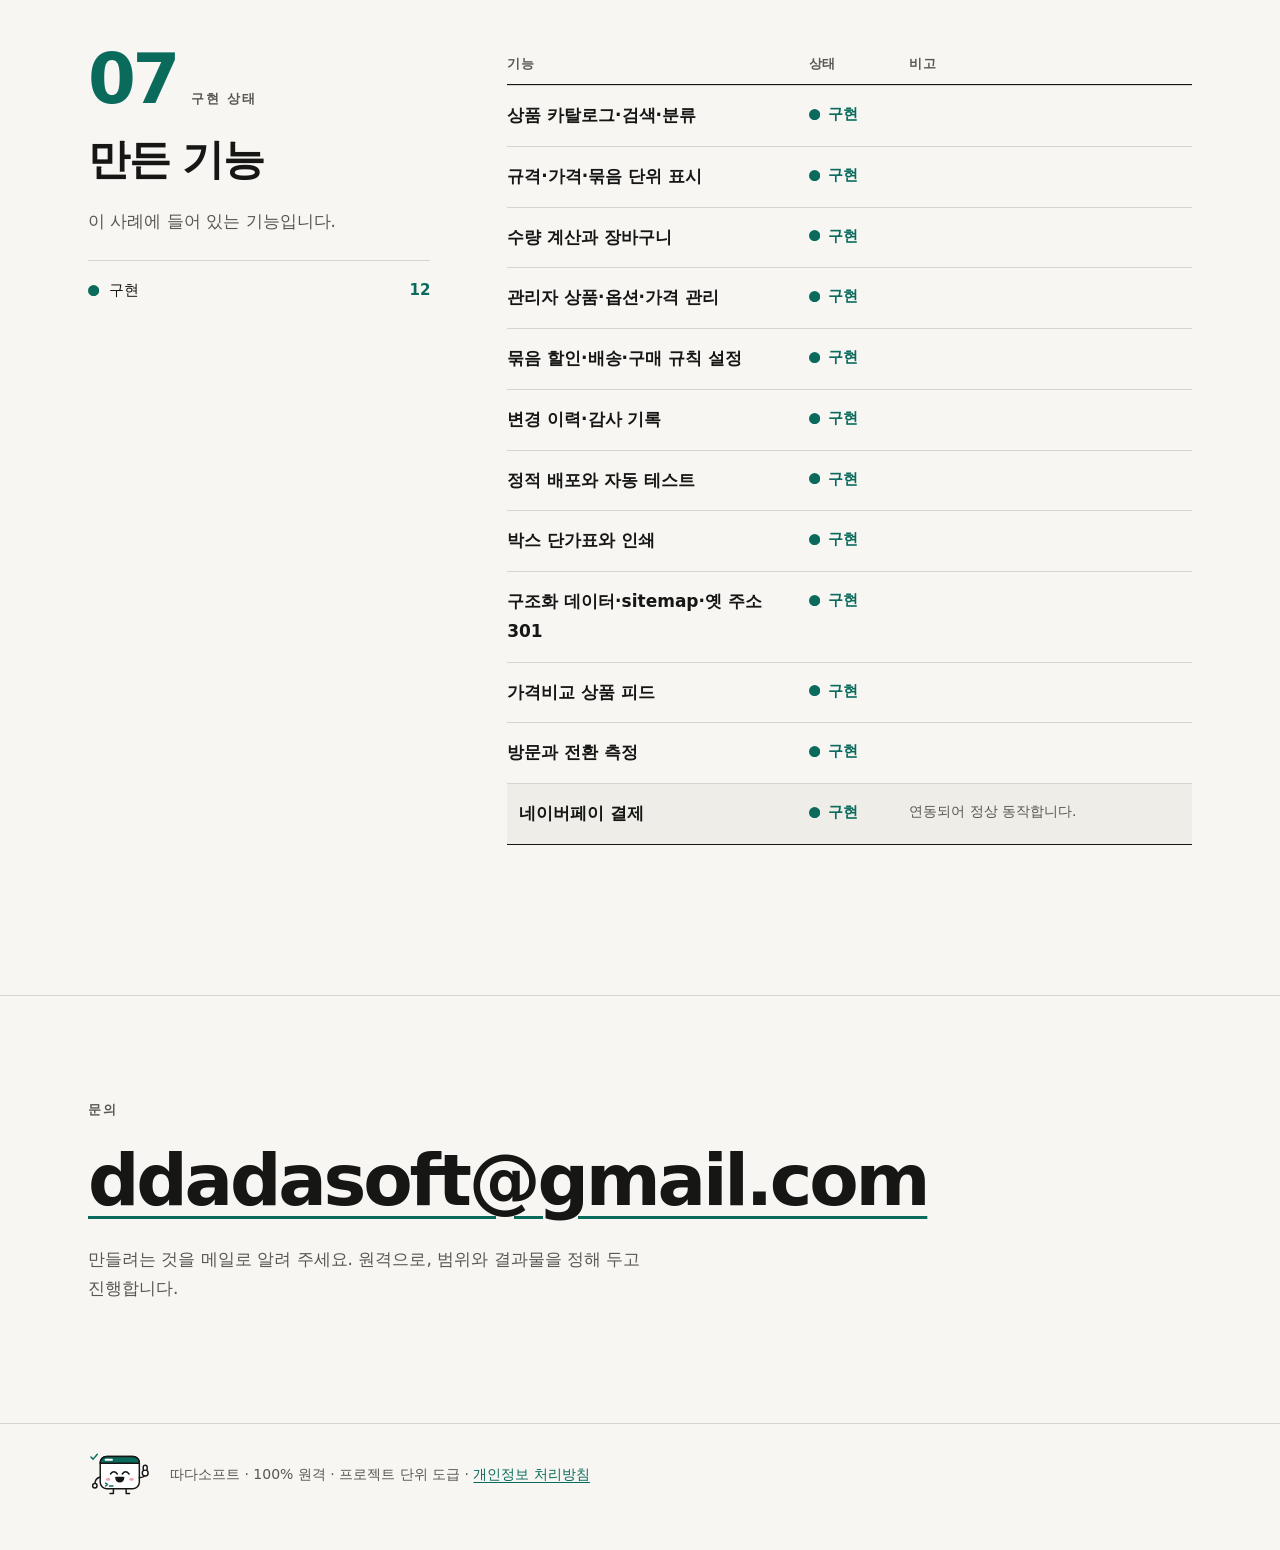
<file: case-artdg.html>
<!doctype html>
<html lang="ko">
<head>
<meta charset="utf-8">
<meta name="viewport" content="width=device-width, initial-scale=1">
<title>포트폴리오: artdg.com을 옮겨 다시 만든 일 | 따다소프트</title>
<meta name="description" content="artdg.com 사례. 그누보드와 영카트 쇼핑몰을 Next.js 정적 사이트와 Cloudflare Workers, D1 관리자로 옮겨 다시 만든 일과 관리자 화면입니다.">
<meta name="color-scheme" content="light dark">
<link rel="icon" type="image/svg+xml" href="favicon.svg">
<link rel="stylesheet" href="style.css">
</head>
<body>
<!--sprite-->
<svg width="0" height="0" style="position:absolute" aria-hidden="true" focusable="false">
  <symbol id="i-done" viewBox="0 0 12 12"><circle cx="6" cy="6" r="6" fill="currentColor"/></symbol>
  <symbol id="i-part" viewBox="0 0 12 12"><circle cx="6" cy="6" r="5" fill="none" stroke="currentColor" stroke-width="2"/><path d="M6 1a5 5 0 0 0 0 10z" fill="currentColor"/></symbol>
  <symbol id="i-none" viewBox="0 0 12 12"><circle cx="6" cy="6" r="5" fill="none" stroke="currentColor" stroke-width="2"/></symbol>
  <symbol id="m-hi" viewBox="0 0 270 220">
    
<path class="s" d="M104 166v20h-14M156 166v20h14"/>
<rect class="sb" x="50" y="34" width="160" height="132" rx="26"/>
<path class="sa" d="M50 62v-2a26 26 0 0 1 26-26h108a26 26 0 0 1 26 26v2z"/>
<rect class="fo" x="68" y="44" width="34" height="8" rx="4"/>
<ellipse class="fc" cx="82" cy="128" rx="9" ry="6"/><ellipse class="fc" cx="178" cy="128" rx="9" ry="6"/>
<path class="sc" d="M72 143l8 6-8 6M88 155h14"/>

    <path class="s" d="M50 118q-22 6-22 30"/><circle class="sb" cx="28" cy="154" r="9"/>
    <path class="s" d="M210 118q26-4 28-34"/><circle class="sb" cx="238" cy="76" r="9"/>
    <path class="sc" d="M222 50l-6-8M240 44v-10M258 50l6-8"/>
    <circle class="fi eye" cx="106" cy="98" r="9"/><circle class="fi eye" cx="154" cy="98" r="9"/>
    <path class="s" d="M116 120q14 14 28 0"/>
  </symbol>
  <symbol id="m-work" viewBox="0 0 270 220">
    
<path class="s" d="M104 166v20h-14M156 166v20h14"/>
<rect class="sb" x="50" y="34" width="160" height="132" rx="26"/>
<path class="sa" d="M50 62v-2a26 26 0 0 1 26-26h108a26 26 0 0 1 26 26v2z"/>
<rect class="fo" x="68" y="44" width="34" height="8" rx="4"/>
<ellipse class="fc" cx="82" cy="128" rx="9" ry="6"/><ellipse class="fc" cx="178" cy="128" rx="9" ry="6"/>
<path class="sc" d="M72 143l8 6-8 6M88 155h14"/>

    <path class="s" d="M50 118q-22 6-22 30"/><circle class="sb" cx="28" cy="154" r="9"/>
    <path class="s" d="M210 118q22 6 22 30"/><circle class="sb" cx="232" cy="154" r="9"/>
    <path class="sc" d="M224 38l-12 11 12 11M250 38l12 11-12 11"/>
    <circle class="fi eye" cx="106" cy="102" r="7"/><circle class="fi eye" cx="154" cy="102" r="7"/>
    <path class="s" d="M94 88h20M146 88h20M118 126h24"/>
  </symbol>
  <symbol id="m-done" viewBox="0 0 270 220">
    
<path class="s" d="M104 166v20h-14M156 166v20h14"/>
<rect class="sb" x="50" y="34" width="160" height="132" rx="26"/>
<path class="sa" d="M50 62v-2a26 26 0 0 1 26-26h108a26 26 0 0 1 26 26v2z"/>
<rect class="fo" x="68" y="44" width="34" height="8" rx="4"/>
<ellipse class="fc" cx="82" cy="128" rx="9" ry="6"/><ellipse class="fc" cx="178" cy="128" rx="9" ry="6"/>
<path class="sc" d="M72 143l8 6-8 6M88 155h14"/>

    <path class="s" d="M50 118q-22 6-22 30"/><circle class="sb" cx="28" cy="154" r="9"/>
    <rect class="sb" x="226" y="70" width="16" height="24" rx="8"/>
    <path class="s" d="M210 120q22 2 24-14"/><circle class="sb" cx="234" cy="102" r="12"/>
    <path class="sc" d="M12 36l9 9 17-20"/>
    <path class="s" d="M92 106q14-18 28 0M140 106q14-18 28 0"/>
    <path class="sk" d="M114 120h32q-2 18-16 18t-16-18z"/>
  </symbol>
</svg>
<!--/sprite-->
<a class="skip" href="#main">본문으로 건너뛰기</a>
<header class="top">
  <div class="wrap">
    <a class="brand" href="index.html">따다소프트</a>
    <nav aria-label="사례 이동">
      <a href="#ch1">이관과 구조</a>
      <a href="#arch">설계 결정</a>
      <a href="#ch2">관리자</a>
      <a href="#ch3">주문</a>
      <a href="#seo">검색</a>
      <a href="#ch4">함께 드린 것</a>
      <a href="#state">만든 기능</a>
    </nav>
    <a class="btn" href="mailto:ddadasoft@gmail.com">메일 문의</a>
  </div>
</header>

<main id="main">

<div class="wrap page-head">
  <div class="ph">
  <div>
  <p class="crumb"><a href="index.html#proof">← 포트폴리오로</a></p>
  <h1>artdg.com <span class="nb">옮겨 다시 만들기</span></h1>
  <p class="lead">지금 운영 중인 종이·미술 재료 쇼핑몰입니다. 그누보드와 영카트로 돌아가던 사이트를 Next.js 정적 사이트로 옮겼습니다. 운영자는 관리자에서 값을 고치고, 발행해야 사이트에 반영됩니다.</p>
  <p class="note ok">
    <svg class="ic" aria-hidden="true"><use href="#i-done"/></svg>
    <span><strong>네이버페이: 연동 완료</strong>
    결제가 정상 동작합니다.</span>
  </p>
  <div class="areas">
    <span class="k">다룬 영역</span>
    <ul class="chips">
      <li>쇼핑몰</li><li>관리자</li><li>데이터 이전</li><li>결제 연동</li><li>검색 노출</li><li>배포와 테스트</li>
    </ul>
  </div>
  </div>
  <svg class="mascot ph-m" role="img" aria-label="따다소프트 마스코트. 눈과 웃는 입이 있는 둥근 터미널 창이 엄지를 들어 올린다." viewBox="0 0 270 220" width="324" height="264"><use href="#m-done"/></svg>
  </div>
  <dl class="facts">
    <div><dt>성격</dt><dd>옮겨서 다시 만든 사이트입니다. 처음부터 만든 것은 아닙니다.</dd></div>
    <div><dt>공개</dt><dd>운영 중인 쇼핑몰입니다. 화면은 artdg.com에서 볼 수 있습니다.</dd></div>
    <div><dt>규모</dt><dd>커밋 693개, 활동일 25일</dd></div>
    <div><dt>링크</dt><dd><a href="https://artdg.com/" rel="noopener">실서비스 보기: artdg.com</a></dd></div>
  </dl>
</div>

<section class="ch" id="ch1">
  <div class="wrap">
    <div class="split">
      <div class="side">
        <div class="label"><b>01</b><span>이관과 구조</span></div>
        <h2>상품 135개를 새 구조로 옮겼습니다</h2>
        <p>범위는 옛 상품을 새 구조로 옮기고, 손님이 상품을 찾아 수량을 계산하고 장바구니에 담게 하는 것이었습니다. 상품 데이터는 옛 사이트 DB에서 가져왔습니다.</p>
        <p class="small">지금은 상품 137개, 분류 37개, 안내 페이지 5개, 묶음 할인 규칙 2종입니다. 상품정보 응답은 52~170ms입니다.</p>
      </div>
      <table class="kv">
        <caption>구성 요소</caption>
        <thead><tr><th scope="col">구성</th><th scope="col">내용</th></tr></thead>
        <tbody>
          <tr><th scope="row">사용자 화면</th><td>Next.js 정적 사이트. 카탈로그, 검색, 분류, 규격·가격·묶음 단위 표시, 수량 계산, 장바구니.</td></tr>
          <tr><th scope="row">박스 단가표</th><td>모든 판매 단위를 분류별로 모은 표입니다. 화면 그대로 인쇄할 수 있고, 인쇄본에는 단가표 주소 QR코드가 들어갑니다.</td></tr>
          <tr><th scope="row">실행 환경</th><td>Cloudflare Workers와 D1 위에서 동작합니다. 주문 API는 서울 가까운 지역에서 돌게 배치했습니다.</td></tr>
          <tr><th scope="row">관리자</th><td>들어가는 길을 따로 두고 접근을 제한합니다. 상품, 설정, 사이트 글을 정해 둔 항목에 맞춰 고치고 발행합니다.</td></tr>
          <tr><th scope="row">품질</th><td>자동 테스트 587개, 화면을 눌러 보는 테스트 58개, 코드가 뒤처지면 배포가 멈추는 장치, 운영 문서가 있습니다.</td></tr>
        </tbody>
      </table>
    </div>

    <h3 class="sub">공개 화면</h3>
    <div class="pubs">
      <div class="gal g3" role="group" aria-label="공개 화면 선택">
        <input type="radio" name="pub" id="p1" checked aria-label="홈">
        <input type="radio" name="pub" id="p2" aria-label="분류">
        <input type="radio" name="pub" id="p3" aria-label="상품">
        <div class="stage">
          <figure>
            <div class="frame"><div class="bar">artdg.com · 홈</div><a href="media/artdg-d-home.jpg" target="_blank" rel="noopener"><img src="media/artdg-d-home.jpg" width="1600" height="1000" alt="artdg.com 데스크톱 홈 화면. 분류 메뉴와 검색창, 분류 바로가기가 보인다." loading="lazy"></a></div>
            <figcaption>홈 화면입니다. 분류 메뉴와 검색창이 있습니다.</figcaption>
          </figure>
          <figure>
            <div class="frame"><div class="bar">artdg.com · 분류</div><a href="media/artdg-d-category.jpg" target="_blank" rel="noopener"><img src="media/artdg-d-category.jpg" width="1600" height="1000" alt="artdg.com 스케치북 분류 화면. 정렬과 크기 필터가 왼쪽에 있고 상품 목록이 오른쪽에 있다." loading="lazy"></a></div>
            <figcaption>분류 화면입니다. 정렬과 크기 필터가 있는 상품 목록입니다.</figcaption>
          </figure>
          <figure>
            <div class="frame"><div class="bar">artdg.com · 상품</div><a href="media/artdg-d-product.jpg" target="_blank" rel="noopener"><img src="media/artdg-d-product.jpg" width="1600" height="1000" alt="artdg.com 상품 화면. 상품 사진 옆에 규격별 권당 가격과 박스 가격 목록이 있다." loading="lazy"></a></div>
            <figcaption>상품 화면입니다. 규격별 권당 가격과 박스 가격을 보여 줍니다.</figcaption>
          </figure>
        </div>
        <div class="thumbs">
          <label for="p1"><img src="media/t-artdg-d-home.jpg" width="480" height="300" alt="" loading="lazy"><span>홈</span></label>
          <label for="p2"><img src="media/t-artdg-d-category.jpg" width="480" height="300" alt="" loading="lazy"><span>분류</span></label>
          <label for="p3"><img src="media/t-artdg-d-product.jpg" width="480" height="300" alt="" loading="lazy"><span>상품</span></label>
        </div>
      </div>
      <div class="pair">
        <figure>
          <div class="frame"><div class="bar">모바일 · 홈</div><a href="media/artdg-m-home.jpg" target="_blank" rel="noopener"><img src="media/artdg-m-home.jpg" width="780" height="1688" alt="artdg.com 휴대폰 홈 화면. 상단에 메뉴 아이콘, 아래에 검색창이 있다." loading="lazy"></a></div>
          <figcaption>휴대폰 홈 화면입니다.</figcaption>
        </figure>
        <figure>
          <div class="frame"><div class="bar">모바일 · 상품</div><a href="media/artdg-m-product.jpg" target="_blank" rel="noopener"><img src="media/artdg-m-product.jpg" width="780" height="1688" alt="artdg.com 휴대폰 상품 화면. 상품 사진 아래에 규격별 가격 목록이 있다." loading="lazy"></a></div>
          <figcaption>휴대폰 상품 화면입니다. 규격별 가격 목록이 있습니다.</figcaption>
        </figure>
      </div>
    </div>
  </div>
</section>

<section class="ch band alt" id="arch">
  <div class="wrap">
    <div class="label"><b>02</b><span>구조와 설계 결정</span></div>
    <h2>값을 바꾸는 쪽, 보는 쪽, 주문하는 쪽을 나눴습니다</h2>
    <p class="arch-lead">지금 사이트가 돌아가는 구조와, 왜 이렇게 나눴는지입니다.</p>

    <div class="lanes" role="group" aria-label="artdg.com 시스템 구조">
      <div class="lane">
        <h3>운영 <small>값을 바꾸는 쪽</small></h3>
        <ol class="chain">
          <li><b>관리자</b><span>접근 제한 + 서버에서 토큰 재검증</span></li>
          <li><b>설정 저장소 (D1)</b><span>초안 · 변경 이력 · 버전</span></li>
          <li><b>발행 절차</b><span>검증 후 정적 파일 생성</span></li>
        </ol>
      </div>
      <div class="lane">
        <h3>공개 <small>방문자가 보는 쪽</small></h3>
        <ol class="chain">
          <li><b>콘텐츠 원본 (JSON)</b><span>상품·분류·안내·규칙</span></li>
          <li><b>정적 사이트 (Next.js)</b><span>빌드 시점에 화면 생성</span></li>
          <li><b>Cloudflare Workers</b><span>정적 파일 배포</span></li>
        </ol>
      </div>
      <div class="lane">
        <h3>주문 <small>장바구니와 결제</small></h3>
        <ol class="chain">
          <li><b>브라우저</b><span>장바구니는 기기에만 저장</span></li>
          <li><b>API Worker</b><span>주문 등록 · 상품정보 응답</span></li>
          <li><b>네이버페이</b><span>연동 완료</span></li>
        </ol>
      </div>
    </div>

    <figure class="arch-fig">
      <img src="media/arch-safeguards.svg" width="1600" height="900" loading="lazy" alt="값을 바꾸는 절차: 운영자 입력, 가격 기준 검사, 초안 저장, 발행, 사이트 반영. 모든 변경에 감사 기록이 남습니다.">
      <figcaption class="small">값을 바꾸는 절차와 안전장치. 저장은 초안이고, 발행해야 사이트에 반영됩니다.</figcaption>
    </figure>
    <figure class="arch-fig">
      <img src="media/arch-principles.svg" width="1600" height="900" loading="lazy" alt="설계 원칙 네 가지: 경계를 나눕니다, 되돌릴 수 있게 만듭니다, 두 번 와도 한 번만, 동작을 테스트로 고정합니다.">
      <figcaption class="small">설계 원칙 네 가지. 1번과 2번은 비공개로 만든 일이고, 3번과 4번은 artdg.com에서 볼 수 있습니다.</figcaption>
    </figure>

    <ol class="decisions">
      <li>
        <h3>공개 화면과 주문 처리를 나눴습니다</h3>
        <p>화면은 정적 파일이라 빠르고, 문제가 나도 화면 전체로 번지지 않습니다. 주문 API가 없으면 구매는 닫힌 채로 있습니다. 실패해도 잘못 열리지 않는 쪽으로 기울였습니다.</p>
      </li>
      <li>
        <h3>관리자는 한 겹 더 막았습니다</h3>
        <p>접근 제한 뒤에 두고, 서버에서도 토큰을 다시 검증합니다. 주문 접수를 한 번에 끄는 스위치가 있습니다.</p>
      </li>
      <li>
        <h3>값을 바꾸는 절차를 남겼습니다</h3>
        <p>저장은 초안이고, 발행해야 사이트에 반영됩니다. 변경 이력이 남고, 두 곳에서 동시에 고치면 한쪽이 덮어쓰지 못하게 버전으로 막습니다.</p>
      </li>
      <li>
        <h3>가격 기준을 한 곳에 뒀습니다</h3>
        <p>팔지 말지 정하는 곳, 관리자 입력, 주문 데이터가 같은 하한을 씁니다. 원본가의 50% 아래로는 내리지 않고, 한 번에 깎는 폭은 25%까지입니다. 화면마다 기준이 달라져 가격이 어긋나는 일을 막으려고입니다.</p>
      </li>
      <li>
        <h3>중복 주문을 막았습니다</h3>
        <p>같은 구매에는 같은 키를 붙입니다. 탭이 여러 개여도 등록은 한 번에 하나씩입니다. 결과가 애매하면 다시 넣지 않고, 확인해 달라고 안내합니다.</p>
      </li>
      <li>
        <h3>배포 실수를 먼저 막았습니다</h3>
        <p>코드가 뒤처졌거나 커밋하지 않은 변경이 있으면 배포가 시작되지 않습니다. 단위 테스트, 계약 테스트, 화면을 눌러 보는 테스트, 운영 문서가 같이 있습니다.</p>
      </li>
    </ol>
  </div>
</section>

<section class="ch" id="ch2">
  <div class="wrap">
    <div class="split">
      <div class="side">
        <div class="label"><b>03</b><span>관리자와 안전장치</span></div>
        <h2>운영자가 관리자에서 값을 고칩니다</h2>
        <p>상품과 규칙을 여기서 고칩니다. 저장만 하면 초안이고, 발행해야 손님 화면에 나갑니다. 발행할 때마다 기록이 남습니다.</p>
      </div>
      <div>
        <h3>관리자 화면 범위</h3>
        <p class="muted t">상품·옵션, 카테고리, 모음, 판매 기준, 구매 규칙, 묶음 할인, 배송, 안내·법적 표기, 사업자 정보, 페이지·옛 주소 보내기, 발행 대기, 변경 이력, 연결 점검, 시스템 상태.</p>
                <p class="small t">이 목록은 코드를 보고 확인했습니다. 아래 영상과 화면 5장은 운영 화면을 직접 열었고, 나머지는 눌러 보지 않았습니다.</p>
      </div>
    </div>

    <figure class="video">
      <div class="frame">
        <div class="bar">관리자 둘러보기 · 35초 · 소리 없음</div>
        <video controls preload="none" playsinline muted width="1280" height="720" poster="media/admin-tour-poster.jpg">
          <source src="media/admin-tour.mp4" type="video/mp4">
          영상을 재생할 수 없는 브라우저입니다. 아래 화면 5장으로 같은 내용을 볼 수 있습니다.
        </video>
      </div>
      <figcaption>2026-11-04에 운영 관리자 화면을 직접 열어 녹화했습니다. 클릭은 왼쪽 메뉴 이동뿐이고 값은 바꾸지 않았습니다. 구간: 상품·옵션 목록 → 구매 규칙 → 묶음 할인 → 배송 → 분류.</figcaption>
    </figure>

    <div class="gal-head">
      <h3>관리자 화면 5종</h3>
      <p class="small">2026-11-04에 운영 관리자 화면을 직접 열어 촬영했습니다. 읽기만 했고 값은 바꾸지 않았습니다.</p>
    </div>
    <div class="gal" role="group" aria-label="관리자 화면 선택">
      <input type="radio" name="admin" id="a1" checked aria-label="상품·옵션">
      <input type="radio" name="admin" id="a2" aria-label="구매 규칙">
      <input type="radio" name="admin" id="a3" aria-label="묶음 할인">
      <input type="radio" name="admin" id="a4" aria-label="배송">
      <input type="radio" name="admin" id="a5" aria-label="분류">
      <div class="stage">
        <figure>
          <div class="frame"><div class="bar">관리자 · 상품·옵션 · 읽기만 함</div><a href="media/admin-products.jpg" target="_blank" rel="noopener"><img src="media/admin-products.jpg" width="1600" height="900" alt="관리자 상품·옵션 화면. 상품명 검색창, 판매 상태별 개수, 상품 목록 표가 보인다." loading="lazy"></a></div>
          <figcaption>상품·옵션 화면입니다. 상품명이나 id로 검색하고 판매 상태별로 걸러 봅니다.</figcaption>
        </figure>
        <figure>
          <div class="frame"><div class="bar">관리자 · 구매 규칙 · 읽기만 함</div><a href="media/admin-purchase-rules.jpg" target="_blank" rel="noopener"><img src="media/admin-purchase-rules.jpg" width="1600" height="900" alt="관리자 구매 규칙 화면. 기본 최소 수량과 주문 단위, 적용 결과 미리보기 표가 보인다." loading="lazy"></a></div>
          <figcaption>구매 규칙 화면입니다. 최소 수량과 주문 단위를 정하고 적용 결과를 미리 봅니다.</figcaption>
        </figure>
        <figure>
          <div class="frame"><div class="bar">관리자 · 묶음 할인 · 읽기만 함</div><a href="media/admin-bundle-discount.jpg" target="_blank" rel="noopener"><img src="media/admin-bundle-discount.jpg" width="1600" height="900" alt="관리자 묶음 할인 화면. 묶음 수별 할인율 표와 실제 적용 결과 표가 나란히 있다." loading="lazy"></a></div>
          <figcaption>묶음 할인 화면입니다. 많이 살수록 개당 가격이 내려가는 단계를 정하고, 옆 표에서 적용 결과를 봅니다.</figcaption>
        </figure>
        <figure>
          <div class="frame"><div class="bar">관리자 · 배송 · 읽기만 함</div><a href="media/admin-shipping.jpg" target="_blank" rel="noopener"><img src="media/admin-shipping.jpg" width="1600" height="900" alt="관리자 배송 화면. 박스당 배송비와 무료 배송 기준 금액 등을 입력하는 양식이 보인다." loading="lazy"></a></div>
          <figcaption>배송 화면입니다. 박스당 배송비와 무료 배송 기준 금액 같은 값을 입력하는 양식입니다.</figcaption>
        </figure>
        <figure>
          <div class="frame"><div class="bar">관리자 · 분류 · 읽기만 함</div><a href="media/admin-categories.jpg" target="_blank" rel="noopener"><img src="media/admin-categories.jpg" width="1600" height="900" alt="관리자 분류 화면. 분류 ID, 분류명, 상품 개수, 사이트 표시명, 발행 상태가 표로 보인다." loading="lazy"></a></div>
          <figcaption>분류 화면입니다. 전체 37개 분류의 상품 수와 사이트 표시명, 발행 상태를 한 표로 봅니다.</figcaption>
        </figure>
      </div>
      <div class="thumbs">
        <label for="a1"><img src="media/t-admin-products.jpg" width="480" height="270" alt="" loading="lazy"><span>상품·옵션</span></label>
        <label for="a2"><img src="media/t-admin-purchase-rules.jpg" width="480" height="270" alt="" loading="lazy"><span>구매 규칙</span></label>
        <label for="a3"><img src="media/t-admin-bundle-discount.jpg" width="480" height="270" alt="" loading="lazy"><span>묶음 할인</span></label>
        <label for="a4"><img src="media/t-admin-shipping.jpg" width="480" height="270" alt="" loading="lazy"><span>배송</span></label>
        <label for="a5"><img src="media/t-admin-categories.jpg" width="480" height="270" alt="" loading="lazy"><span>분류</span></label>
      </div>
    </div>

    <div class="split mt4">
      <div class="side">
        <h3>안전장치</h3>
        <p class="small">값을 잘못 바꿔도 운영 화면에 바로 반영되지 않게 막는 장치입니다.</p>
      </div>
      <table class="kv">
        <caption>안전장치</caption>
        <thead><tr><th scope="col">장치</th><th scope="col">막는 것</th></tr></thead>
        <tbody>
          <tr><th scope="row">가격 인하 1회 25% 이내</th><td>한 번에 가격을 크게 내리는 입력 실수</td></tr>
          <tr><th scope="row">원본가 50% 미만 불가</th><td>원본가의 절반 아래로 내리는 변경</td></tr>
          <tr><th scope="row">가격 인상은 원본가 2배까지</th><td>자릿수를 잘못 넣어 가격이 크게 오르는 입력 실수</td></tr>
          <tr><th scope="row">변경 감사 기록</th><td>누가 무엇을 바꿨는지 알 수 없게 되는 일</td></tr>
          <tr><th scope="row">버전 충돌 방지</th><td>두 곳에서 동시에 고칠 때 한쪽이 다른 쪽을 덮어쓰는 일</td></tr>
          <tr><th scope="row">발행 절차</th><td>초안 상태의 변경이 사용자 화면에 바로 반영되는 일. 발행 이력이 남습니다.</td></tr>
        </tbody>
      </table>
    </div>
  </div>
</section>

<section class="ch band alt" id="ch3">
  <div class="wrap">
    <div class="split">
      <div class="side">
        <div class="label"><b>04</b><span>주문과 네이버페이</span></div>
        <h2>네이버페이로 결제합니다</h2>
      </div>
      <div>
        <p class="state ok"><svg class="ic" aria-hidden="true"><use href="#i-done"/></svg><strong>연동 완료</strong></p>
        <p class="t">네이버페이 결제가 연동되어 정상 동작합니다. 장바구니에서 버튼을 누르면 서버가 가격을 다시 계산해 주문을 등록하고, 네이버페이 주문서가 열립니다.</p>
      </div>
    </div>

    <figure class="arch-fig">
      <a href="media/npay-flow.svg" target="_blank" rel="noopener"><img src="media/npay-flow.svg" width="1600" height="900" loading="lazy" alt="네이버페이 주문 등록 흐름: 장바구니, 네이버페이 버튼, 서버 검사, 주문 등록, 결과 확인. 등록 성공이면 네이버페이 주문서를 열고, 거절이면 안내를 보여 주고, 결과 불명이면 자동으로 다시 등록하지 않습니다."></a>
      <figcaption class="small">주문 등록 흐름입니다. 버튼을 누른 뒤 네이버페이 주문서가 열릴 때까지의 순서입니다.</figcaption>
    </figure>

    <table class="kv">
      <caption>주문 등록 단계</caption>
      <thead><tr><th scope="col">단계</th><th scope="col">하는 일</th></tr></thead>
      <tbody>
        <tr><th scope="row">장바구니</th><td>담은 상품은 기기에만 저장합니다. 구매를 시작할 때 구매 번호를 붙입니다.</td></tr>
        <tr><th scope="row">네이버페이 버튼</th><td>약관 동의를 확인한 뒤 주문 등록을 요청합니다.</td></tr>
        <tr><th scope="row">서버 검사</th><td>요청이 온 출처와 세션을 확인하고, 호출량을 제한합니다. 가격은 화면 값을 쓰지 않고 서버가 다시 계산합니다.</td></tr>
        <tr><th scope="row">주문 등록</th><td>구매 번호를 기록한 뒤 네이버페이에 주문을 등록합니다. 같은 번호가 다시 오면 새로 등록하지 않고 저장된 결과를 돌려줍니다.</td></tr>
        <tr><th scope="row">결과 확인</th><td>성공이면 네이버페이 주문서를 엽니다. 거절이면 안내를 보여 줍니다. 응답이 없어 결과를 모르면 자동으로 다시 등록하지 않습니다.</td></tr>
        <tr><th scope="row">시간 측정</th><td>버튼을 누른 뒤의 대기 시간을 브라우저와 서버 구간으로 나눠 기록합니다.</td></tr>
      </tbody>
    </table>
  </div>
</section>

<section class="ch" id="seo">
  <div class="wrap">
    <div class="split">
      <div class="side">
        <div class="label"><b>05</b><span>검색과 옛 주소</span></div>
        <h2>검색에 잡히게 하고, 옛 주소를 살렸습니다</h2>
        <p>사이트를 옮기면 검색 결과에 남은 옛 주소가 끊깁니다. 옛 주소를 새 주소로 보내고, 검색 엔진이 읽는 자료를 갖췄습니다.</p>
      </div>
      <table class="kv">
        <caption>검색과 주소</caption>
        <thead><tr><th scope="col">항목</th><th scope="col">내용</th></tr></thead>
        <tbody>
          <tr><th scope="row">구조화 데이터</th><td>홈에는 회사 정보를, 상품 화면에는 상품과 가격 범위 정보를 넣었습니다.</td></tr>
          <tr><th scope="row">sitemap.xml</th><td>상품, 분류, 안내 페이지 주소 183개를 빌드할 때 만듭니다. robots.txt가 이 주소를 알려 줍니다.</td></tr>
          <tr><th scope="row">옛 주소 301</th><td>그누보드와 영카트 시절의 상품, 분류, 안내 주소를 새 주소로 보냅니다.</td></tr>
          <tr><th scope="row">가격비교 상품 피드</th><td>네이버쇼핑 가격비교 형식의 상품 목록 파일을 사이트가 직접 내보냅니다.</td></tr>
          <tr><th scope="row">방문과 전환 측정</th><td>GA4와 네이버 전환 이벤트를 달았습니다. 관리자 접속은 측정에서 뺍니다.</td></tr>
          <tr><th scope="row">부가세 표기</th><td>상품 상세와 장바구니에 부가세 포함 표기를 넣었습니다.</td></tr>
        </tbody>
      </table>
    </div>
  </div>
</section>

<section class="ch band alt" id="ch4">
  <div class="wrap">
    <div class="split">
      <div class="side">
        <div class="label"><b>06</b><span>함께 드린 것</span></div>
        <h2>테스트와 운영 문서를 갖췄습니다</h2>
      </div>
      <div>
        <p class="t">소스와 디자인은 다시 쓸 수 있습니다. 고객에게 소스 전체를 넘기는지는 계약마다 정합니다.</p>
        <ul class="checks">
          <li>자동 테스트는 80개 파일에 587개입니다. 화면을 눌러 보는 테스트는 58개입니다.</li>
          <li>테스트는 주문이 두 번 등록되지 않는지, 품절과 최소 수량을 지키는지, 관리자 인증이 막히는지를 봅니다.</li>
          <li>코드가 뒤처졌거나 커밋하지 않은 변경이 있으면 배포가 시작되지 않습니다.</li>
          <li>배포는 사진 검사, 가격 구조 검사, 빌드, DB 변경 적용, 업로드, 배포 뒤 일치 검사 순서로 한 번에 돕니다.</li>
          <li>배포 방법과 관리자 매뉴얼을 운영 문서로 남겼습니다.</li>
        </ul>
        <p><a href="#state">만든 기능 보기</a> · <a href="index.html#process">함께 드린 것 보기</a></p>
      </div>
    </div>
  </div>
</section>

<section class="ch" id="state">
  <div class="wrap">
    <div class="split">
      <div class="side">
        <div class="label"><b>07</b><span>구현 상태</span></div>
        <h2>만든 기능</h2>
        <p>이 사례에 들어 있는 기능입니다.</p>
        <div class="legend">
          <span class="done"><svg class="ic" aria-hidden="true"><use href="#i-done"/></svg><span class="fg">구현</span><b>12</b></span>
        </div>
      </div>
      <table>
      <caption>artdg.com 기능별 구현 상태</caption>
      <thead>
        <tr><th scope="col">기능</th><th scope="col">상태</th><th scope="col">비고</th></tr>
      </thead>
      <tbody>
        <tr><th scope="row">상품 카탈로그·검색·분류</th><td class="st done"><svg class="ic" aria-hidden="true"><use href="#i-done"/></svg>구현</td><td class="nt"></td></tr>
        <tr><th scope="row">규격·가격·묶음 단위 표시</th><td class="st done"><svg class="ic" aria-hidden="true"><use href="#i-done"/></svg>구현</td><td class="nt"></td></tr>
        <tr><th scope="row">수량 계산과 장바구니</th><td class="st done"><svg class="ic" aria-hidden="true"><use href="#i-done"/></svg>구현</td><td class="nt"></td></tr>
        <tr><th scope="row">관리자 상품·옵션·가격 관리</th><td class="st done"><svg class="ic" aria-hidden="true"><use href="#i-done"/></svg>구현</td><td class="nt"></td></tr>
        <tr><th scope="row">묶음 할인·배송·구매 규칙 설정</th><td class="st done"><svg class="ic" aria-hidden="true"><use href="#i-done"/></svg>구현</td><td class="nt"></td></tr>
        <tr><th scope="row">변경 이력·감사 기록</th><td class="st done"><svg class="ic" aria-hidden="true"><use href="#i-done"/></svg>구현</td><td class="nt"></td></tr>
        <tr><th scope="row">정적 배포와 자동 테스트</th><td class="st done"><svg class="ic" aria-hidden="true"><use href="#i-done"/></svg>구현</td><td class="nt"></td></tr>
        <tr><th scope="row">박스 단가표와 인쇄</th><td class="st done"><svg class="ic" aria-hidden="true"><use href="#i-done"/></svg>구현</td><td class="nt"></td></tr>
        <tr><th scope="row">구조화 데이터·sitemap·옛 주소 301</th><td class="st done"><svg class="ic" aria-hidden="true"><use href="#i-done"/></svg>구현</td><td class="nt"></td></tr>
        <tr><th scope="row">가격비교 상품 피드</th><td class="st done"><svg class="ic" aria-hidden="true"><use href="#i-done"/></svg>구현</td><td class="nt"></td></tr>
        <tr><th scope="row">방문과 전환 측정</th><td class="st done"><svg class="ic" aria-hidden="true"><use href="#i-done"/></svg>구현</td><td class="nt"></td></tr>
        <tr class="hl"><th scope="row">네이버페이 결제</th><td class="st done"><svg class="ic" aria-hidden="true"><use href="#i-done"/></svg>구현</td><td class="nt">연동되어 정상 동작합니다.</td></tr>
      </tbody>
    </table>
    </div>
  </div>
</section>

<section class="contact">
  <div class="wrap">
    <div class="label"><span>문의</span></div>
    <a class="mail-big" href="mailto:ddadasoft@gmail.com">ddadasoft@gmail.com</a>
    <p class="t muted">만들려는 것을 메일로 알려 주세요. 원격으로, 범위와 결과물을 정해 두고 진행합니다.</p>
  </div>
</section>

</main>

<footer>
  <div class="wrap foot">
    <svg class="mascot foot-m" aria-hidden="true" focusable="false" viewBox="0 0 270 220" width="66" height="54"><use href="#m-done"/></svg>
    <p>따다소프트 · 100% 원격 · 프로젝트 단위 도급 · <a href="https://devpyo.github.io/privacy/" rel="noopener">개인정보 처리방침</a></p>
  </div>
</footer>
</body>
</html>
</file>
<file: style.css>
:root{
  color-scheme:light dark;
  --bg:#f7f6f3;--alt:#eeede8;--fg:#161615;--muted:#585750;--line:#d7d5cc;
  --accent:#0a6a5c;--on-accent:#fff;--amber:#8a5300;
  --m-body:#fff;--m-sub:#f0a3ac;
  --font:Pretendard,"Apple SD Gothic Neo","Noto Sans KR","Malgun Gothic",system-ui,-apple-system,"Segoe UI",sans-serif;
  --r:8px;--pad:clamp(1.25rem,4vw,2.5rem);--sec:clamp(4rem,8vw,7rem);
}
@media (prefers-color-scheme:dark){
:root{--bg:#121211;--alt:#191918;--fg:#ecebe6;--muted:#a5a49b;--line:#36352f;
    --accent:#5fd0ba;--on-accent:#0b1512;--amber:#e3a550;
    --m-body:#2a2c29;--m-sub:#e58b9a}
}
*{box-sizing:border-box}
html{-webkit-text-size-adjust:100%}
body{margin:0;background:var(--bg);color:var(--fg);font:400 1.0625rem/1.75 var(--font);word-break:keep-all;overflow-wrap:anywhere}
.wrap{max-width:74rem;margin:0 auto;padding:0 var(--pad)}
a{color:var(--accent);text-underline-offset:.2em;text-decoration-thickness:1px}
:focus-visible{outline:3px solid var(--accent);outline-offset:3px}
.skip{position:absolute;left:-999px;top:0;background:var(--bg);color:var(--fg);padding:.5rem 1rem;z-index:20}
.skip:focus{left:0}
.sr{position:absolute;width:1px;height:1px;overflow:hidden;clip-path:inset(50%);white-space:nowrap}
.ic{width:.75em;height:.75em;flex:none}
p,ul,ol,dl{margin:0 0 1rem}
h1,h2,h3{margin:0;line-height:1.25}
.t{max-width:38rem}
.small{color:var(--muted);font-size:.875rem}
.muted{color:var(--muted)}
.fg{color:var(--fg)}
.mb3{margin-bottom:3rem}
/* header */
.top{position:sticky;top:0;z-index:10;background:var(--bg);border-bottom:1px solid var(--line)}
.top .wrap{display:flex;align-items:center;gap:1.5rem;height:3.5rem}
.brand{font-weight:800;letter-spacing:-.03em;color:var(--fg);text-decoration:none;font-size:1.125rem;margin-right:auto}
.top nav{display:flex;gap:1.5rem;font-size:.9375rem}
.top nav a{color:var(--muted);text-decoration:none}
.top nav a:hover{color:var(--fg);text-decoration:underline}
.btn{display:inline-block;background:var(--accent);color:var(--on-accent);font-weight:700;text-decoration:none;padding:.625rem 1.125rem;border-radius:var(--r);font-size:.9375rem;line-height:1.4}
.btn:hover{text-decoration:underline}
.btn.lg{padding:.875rem 1.5rem;font-size:1.0625rem}
:focus-visible.btn{outline-color:var(--fg)}
/* hero */
.hero{display:grid;grid-template-columns:minmax(0,7fr) minmax(0,5fr);gap:clamp(2rem,4vw,3.5rem);align-items:center;padding-block:clamp(2.5rem,5vw,5rem)}
h1{font-size:clamp(2.125rem,1rem + 3.2vw,3.375rem);font-weight:400;letter-spacing:-.045em;line-height:1.12}
h1 span{display:block;text-wrap:balance}
h1 strong{display:block;font-weight:800;text-wrap:balance}
.yrs{margin:1.5rem 0 0;font-size:clamp(1.375rem,1rem + 1.6vw,2rem);font-weight:500;letter-spacing:-.03em;line-height:1.3}
.yrs b{font-weight:800;color:var(--accent)}
.lead{font-size:1.1875rem;color:var(--muted);margin:1.25rem 0 2rem;max-width:32rem}
.cta{margin:0}
.stat-line{display:flex;flex-wrap:wrap;gap:.375rem 1.25rem;margin:0;font-size:.9375rem;color:var(--muted)}
.stat-line span{display:inline-flex;align-items:center;gap:.5rem}
.done{color:var(--accent)}
.part{color:var(--amber)}
.none{color:var(--muted)}
/* mockup frames: the only shadow in the page */
.frame{border:1px solid var(--line);border-radius:var(--r);background:var(--bg);overflow:hidden;box-shadow:0 24px 48px -28px rgba(0,0,0,.45)}
.frame .bar{display:flex;align-items:center;gap:.5rem;height:2rem;padding:0 .875rem;border-bottom:1px solid var(--line);background:var(--alt);font-size:.75rem;color:var(--muted);white-space:nowrap}
.frame img,.frame video{display:block;width:100%;height:auto}
/* mascot: one stroke weight, accent + neutral + one sub color */
.mascot{display:block;height:auto;max-width:100%;overflow:visible}
:is(symbol,defs) .s,:is(symbol,defs) .sb,:is(symbol,defs) .sa,:is(symbol,defs) .sk{stroke:var(--fg);stroke-width:6;stroke-linecap:round;stroke-linejoin:round}
:is(symbol,defs) .s,:is(symbol,defs) .sc{fill:none}
:is(symbol,defs) .sb{fill:var(--m-body)}
:is(symbol,defs) .sa{fill:var(--accent)}
:is(symbol,defs) .sk{fill:var(--fg)}
:is(symbol,defs) .sc{stroke:var(--accent);stroke-width:6;stroke-linecap:round;stroke-linejoin:round}
:is(symbol,defs) .fi{fill:var(--fg)}
:is(symbol,defs) .fo{fill:var(--on-accent)}
:is(symbol,defs) .fc{fill:var(--m-sub)}
:is(symbol,defs) .eye{transform-box:fill-box;transform-origin:center;animation:blink 5s infinite}
@keyframes blink{0%,93%,100%{transform:scaleY(1)}96.5%{transform:scaleY(.1)}}
.hero-m{justify-self:center;width:min(100%,30rem)}
.cap-m{justify-self:end}
.foot{display:flex;align-items:center;gap:1rem}
.foot-m{flex:none}
/* 01 skills */
.cap-head{display:grid;grid-template-columns:minmax(0,1fr) auto;gap:1rem 2rem;align-items:end;margin-bottom:3.5rem}
.cap-head p{max-width:34rem;margin:1rem 0 0;color:var(--muted)}
.flow{list-style:none;display:flex;flex-wrap:wrap;gap:.5rem 0;padding:0}
.flow li{padding:.5rem .875rem;border:1px solid var(--fg);border-left-width:0;font-size:.9375rem;font-weight:600}
.flow li:first-child{border-left-width:1px}
.flow li:not(:last-child)::after{content:"→";content:"→" / "";margin-left:.75rem;color:var(--accent)}
.dg{width:100%;max-width:24rem;height:auto}
.dg text{font:600 12.5px var(--font);fill:var(--fg)}
.dg .lb{font-weight:700;fill:var(--accent)}
.dg rect,.dg .ar{fill:none;stroke-width:2}
.dg .old{stroke:var(--muted);stroke-dasharray:5 4}
.dg .new{stroke:var(--accent)}
.dg .ar{stroke:var(--accent);stroke-linecap:round;stroke-linejoin:round}
/* 02 works list: one block per case */
.works{list-style:none;margin:0 0 1.5rem;padding:0;border-top:2px solid var(--fg)}
.work{display:grid;grid-template-columns:minmax(0,5fr) minmax(0,6fr);gap:1.5rem clamp(2rem,5vw,4rem);align-items:center;padding-block:2rem;border-bottom:1px solid var(--line)}
.work .thumb{display:block;text-decoration:none}
.work h3{font-size:clamp(1.75rem,1.2rem + 2vw,2.5rem);letter-spacing:-.04em}
.work h3 a{color:var(--fg);text-decoration:none}
.work h3 a:hover{color:var(--accent);text-decoration:underline}
.work .one{margin:.75rem 0 1.25rem;color:var(--muted)}
.areas{margin:0 0 1.25rem}
.areas .k{display:block;margin-bottom:.5rem;font-size:.75rem;font-weight:700;letter-spacing:.1em;color:var(--muted)}
.chips{list-style:none;display:flex;flex-wrap:wrap;gap:.5rem;padding:0;margin:0}
.chips li{padding:.25rem .75rem;border:1px solid var(--fg);border-radius:var(--r);font-size:.875rem;font-weight:600}
.work .stat-line{margin:0 0 1rem}
.work .links{display:flex;flex-wrap:wrap;gap:0 1.5rem;margin:0}
.work .links a{display:inline-block;padding:.5rem 0;font-weight:600}
.band{padding-block:var(--sec)}
.band.alt{background:var(--alt)}
/* section labels */
.label{display:flex;align-items:baseline;gap:.875rem;margin:0 0 1.25rem}
.label b{font-size:clamp(2.5rem,1.5rem + 3.5vw,4.5rem);font-weight:800;letter-spacing:-.05em;line-height:1;color:var(--accent);font-variant-numeric:tabular-nums}
.label span{font-size:.8125rem;font-weight:700;letter-spacing:.14em;color:var(--muted)}
h2{font-size:clamp(1.75rem,1.2rem + 2vw,2.625rem);font-weight:800;letter-spacing:-.035em}
h3{font-size:1.125rem;font-weight:700;letter-spacing:-.01em}
section{scroll-margin-top:4rem}
.note{display:flex;gap:1rem;align-items:flex-start;margin:0 0 2rem;padding:1rem 1.25rem;border:1px solid var(--line);border-left:4px solid var(--amber);border-radius:var(--r);background:var(--bg);max-width:48rem}
.note .ic{width:1.125rem;height:1.125rem;margin-top:.3rem;color:var(--amber)}
.note.ok{border-left-color:var(--accent)}
.note.ok .ic{color:var(--accent)}
.note p{margin:0}
.note strong{display:block}
.note span{color:var(--muted);font-size:.9375rem}
figure{margin:0}
figcaption{color:var(--muted);font-size:.875rem;margin-top:.75rem;max-width:44rem}
.video{margin:0 0 4rem}
.video video{background:#000;aspect-ratio:16/9}
.gal-head{display:flex;flex-wrap:wrap;justify-content:space-between;align-items:baseline;gap:.5rem 2rem;margin-bottom:1rem}
.gal-head h3{font-size:1.375rem}
.gal-head p{margin:0}
.gal{display:grid;grid-template-columns:repeat(5,minmax(0,1fr));gap:.75rem}
.gal input{position:absolute;opacity:0;width:1px;height:1px}
.gal .stage{grid-column:1/-1;grid-row:1}
.gal .stage figure{display:none}
.gal .stage a{display:block}
.gal .thumbs{display:contents}
.gal label{cursor:pointer;display:block;border:1px solid var(--line);border-radius:var(--r);overflow:hidden;background:var(--bg)}
.gal label img{opacity:.6}
.gal label:hover img{opacity:1}
.gal label img{display:block;width:100%;height:auto}
.gal label span{display:block;padding:.375rem .625rem;font-size:.8125rem;line-height:1.4;color:var(--fg)}
.gal input:nth-of-type(1):checked~.stage figure:nth-child(1),.gal input:nth-of-type(2):checked~.stage figure:nth-child(2),.gal input:nth-of-type(3):checked~.stage figure:nth-child(3),.gal input:nth-of-type(4):checked~.stage figure:nth-child(4),.gal input:nth-of-type(5):checked~.stage figure:nth-child(5){display:block}
.gal input:nth-of-type(1):checked~.thumbs label:nth-child(1),.gal input:nth-of-type(2):checked~.thumbs label:nth-child(2),.gal input:nth-of-type(3):checked~.thumbs label:nth-child(3),.gal input:nth-of-type(4):checked~.thumbs label:nth-child(4),.gal input:nth-of-type(5):checked~.thumbs label:nth-child(5){border-color:var(--accent);outline:2px solid var(--accent)}
.gal input:nth-of-type(1):checked~.thumbs label:nth-child(1) img,.gal input:nth-of-type(2):checked~.thumbs label:nth-child(2) img,.gal input:nth-of-type(3):checked~.thumbs label:nth-child(3) img,.gal input:nth-of-type(4):checked~.thumbs label:nth-child(4) img,.gal input:nth-of-type(5):checked~.thumbs label:nth-child(5) img{opacity:1}
.gal input:nth-of-type(1):focus-visible~.thumbs label:nth-child(1),.gal input:nth-of-type(2):focus-visible~.thumbs label:nth-child(2),.gal input:nth-of-type(3):focus-visible~.thumbs label:nth-child(3),.gal input:nth-of-type(4):focus-visible~.thumbs label:nth-child(4),.gal input:nth-of-type(5):focus-visible~.thumbs label:nth-child(5){outline:4px solid var(--fg);outline-offset:2px}
.gal.g3{grid-template-columns:repeat(3,minmax(0,1fr))}
.crumb a,footer a{display:inline-block;padding:.375rem 0}
/* 02 scope */
.split{display:grid;grid-template-columns:minmax(0,4fr) minmax(0,8fr);gap:2rem clamp(2rem,6vw,5rem);align-items:start}
.side{position:sticky;top:5.5rem}
.side h2{margin-bottom:1.25rem}
.side p{color:var(--muted);max-width:22rem}
.legend{display:flex;flex-direction:column;gap:.5rem;margin:1.5rem 0 0;padding:1rem 0 0;border-top:1px solid var(--line);font-size:.9375rem}
.legend span{display:flex;align-items:center;gap:.625rem}
.legend b{margin-left:auto;font-variant-numeric:tabular-nums}
table{width:100%;border-collapse:collapse}
caption{position:absolute;width:1px;height:1px;overflow:hidden;clip-path:inset(50%);white-space:nowrap}
th,td{padding:.9375rem 1rem .9375rem 0;text-align:left;vertical-align:top;font-weight:400;border-top:1px solid var(--line)}
thead th{border-top:0;border-bottom:1px solid var(--fg);color:var(--muted);font-size:.8125rem;font-weight:700;letter-spacing:.06em;padding-block:.5rem}
tbody th{font-weight:600;width:44%}
table.kv tbody th{width:28%}
tbody tr:last-child>*{border-bottom:1px solid var(--fg)}
td.st{white-space:nowrap;font-weight:700;font-size:.9375rem}
td.st .ic{margin-right:.5rem;vertical-align:-.0625em}
td.nt{color:var(--muted);font-size:.875rem}
tr.hl>*{background:var(--alt)}
tr.hl th{padding-left:.75rem}
/* 03 process */
.tl{list-style:none;padding:0;margin:0 0 4rem;display:grid;grid-template-columns:repeat(4,minmax(0,1fr))}
.tl li{position:relative;padding:2rem 2rem 0 0;border-top:2px solid var(--fg)}
.tl li::before{content:"";position:absolute;top:-7px;left:0;width:12px;height:12px;background:var(--accent)}
.tl .n{display:block;font-size:2.25rem;font-weight:800;letter-spacing:-.05em;line-height:1;color:var(--muted);font-variant-numeric:tabular-nums;margin-bottom:1rem}
.tl h3{margin-bottom:.25rem}
.tl p{font-size:.9375rem;color:var(--muted)}
/* compact process on home */
#process{padding-block:clamp(2.5rem,5vw,4rem)}
#process .label b{font-size:1.5rem}
#process h2{font-size:1.5rem;margin-bottom:2rem}
#process .tl .n{font-size:1.5rem;margin-bottom:.5rem}
/* 04 contact */
.contact{padding-block:var(--sec);border-top:1px solid var(--line)}
.mail-big{display:block;margin:0 0 1.5rem;font-size:clamp(1.75rem,.6rem + 5.6vw,4.5rem);font-weight:800;letter-spacing:-.045em;line-height:1.1;color:var(--fg);text-decoration-color:var(--accent);text-decoration-thickness:3px;text-underline-offset:.15em}
.mail-big:hover{color:var(--accent)}
footer{border-top:1px solid var(--line);padding:1.5rem 0 3rem;color:var(--muted);font-size:.875rem}
footer p{margin:0}
/* case detail page */
.nb{white-space:nowrap;font-style:normal}
.crumb{margin:0 0 1.5rem;font-size:.9375rem}
.page-head{padding-block:clamp(2rem,4vw,3.25rem) 0}
.ph{display:grid;grid-template-columns:minmax(0,1fr) auto;gap:1.5rem 3rem;align-items:center}
.ph-m{width:clamp(11rem,22vw,18rem)}
.ph .areas{margin:1.5rem 0 0}
.page-head h1{font-weight:800;font-size:clamp(2.25rem,1rem + 3.6vw,3.75rem);margin:1rem 0 1.5rem}
.page-head .lead{max-width:40rem}
.facts{display:grid;grid-template-columns:repeat(4,minmax(0,1fr));gap:0;margin:3rem 0 0;border-top:1px solid var(--fg)}
.facts div{padding:1rem 1.25rem 1rem 0}
.facts dt{font-size:.8125rem;font-weight:700;letter-spacing:.08em;color:var(--muted)}
.facts dd{margin:.25rem 0 0;font-weight:500;font-size:.9375rem;line-height:1.6}
.ch{padding-block:var(--sec)}
.ch + .ch{border-top:1px solid var(--line)}
.ch .split{margin-bottom:3rem}
.ch h3.sub{margin:3rem 0 1rem;font-size:1.375rem}
.mt4{margin-top:4rem}
.pubs{display:grid;grid-template-columns:minmax(0,8fr) minmax(0,4fr);gap:2rem clamp(1.5rem,3vw,2.5rem);align-items:start}
.pair{display:grid;grid-template-columns:repeat(2,minmax(0,1fr));gap:1rem}
.state{display:flex;align-items:center;gap:.875rem;margin:0 0 1rem;font-size:clamp(1.75rem,1.2rem + 2vw,2.625rem);font-weight:800;letter-spacing:-.04em;color:var(--amber)}
.state.ok{color:var(--accent)}
.state .ic{width:.8em;height:.8em}
.checks li.no{display:flex;gap:.875rem;align-items:baseline}
.checks .ic{transform:translateY(.05em)}
.checks{list-style:none;padding:0;margin:0 0 1rem;max-width:38rem}
.checks li{padding:.875rem 0;border-top:1px solid var(--line)}
.checks li:last-child{border-bottom:1px solid var(--line)}
@media (max-width:1000px){
.hero{grid-template-columns:minmax(0,1fr)}
.hero-m{width:min(100%,22rem);justify-self:start}
.work{grid-template-columns:minmax(0,1fr)}
.split,.pubs{grid-template-columns:minmax(0,1fr)}
.pair{max-width:30rem}
.side{position:static}
.tl{grid-template-columns:repeat(2,minmax(0,1fr));gap:2.5rem 0}
.facts{grid-template-columns:repeat(2,minmax(0,1fr))}
.ph{grid-template-columns:minmax(0,1fr)}
.ph-m{order:-1;width:9rem}
}
@media (max-width:640px){
.hero{gap:1.5rem;padding-top:1.75rem}
.hero .lead{font-size:1.0625rem}
.hero-m{width:10rem;order:-1;justify-self:start}
.cap-m{width:7.5rem;height:auto}
.cap-head{grid-template-columns:minmax(0,1fr)}
.cap-head>svg{order:-1;justify-self:start}
.top nav{display:none}
.gal{grid-template-columns:repeat(5,minmax(0,1fr));gap:.5rem}
.gal label span{display:none}
.tl{grid-template-columns:minmax(0,1fr);gap:0;margin-left:7px}
.tl li{border-top:0;border-left:2px solid var(--fg);padding:0 0 2.25rem 1.75rem}
.tl li::before{top:.25rem;left:-7px}
.tl li:last-child{padding-bottom:0}
.tl .n{font-size:1.75rem;margin-bottom:.5rem}
table,tbody,tr,th,td{display:block;width:auto}
thead{position:absolute;width:1px;height:1px;overflow:hidden;clip-path:inset(50%)}
tbody tr{display:grid;grid-template-columns:minmax(0,1fr) auto;align-items:baseline;gap:.125rem 1rem;padding:.875rem 0;border-top:1px solid var(--line)}
tbody tr:last-child{border-bottom:1px solid var(--fg)}
th,td,tbody tr:last-child>*{border:0;padding:0;background:none}
tbody th{width:auto}
td.nt{grid-column:1/-1}
td.nt:empty{display:none}
tr.hl{background:var(--alt);padding-inline:.75rem}
tr.hl th{padding-left:0}
.facts{grid-template-columns:minmax(0,1fr)}
.facts div{border-bottom:1px solid var(--line)}
.btn.lg{width:100%;text-align:center}
}
@media (prefers-reduced-motion:reduce){
*,*::before,*::after{animation:none!important;transition:none!important}
}
#arch .arch-lead{max-width:36rem;color:var(--muted);margin:1rem 0 0}
.lanes{display:grid;gap:1.5rem;margin:3rem 0 4rem}
.lane{display:grid;grid-template-columns:11rem minmax(0,1fr);gap:.75rem 2rem;align-items:center;border-top:2px solid var(--fg);padding-top:1rem}
.lane h3{font-size:1.125rem}
.lane h3 small{display:block;font-size:.8125rem;font-weight:600;color:var(--muted);letter-spacing:0;margin-top:.25rem}
.chain{list-style:none;margin:0;padding:0;display:grid;grid-template-columns:repeat(3,minmax(0,1fr));gap:2.25rem}
.chain li{position:relative;border:2px solid var(--fg);border-radius:var(--r);padding:.875rem 1rem;background:var(--bg);display:flex;flex-direction:column;gap:.25rem}
.chain li+li::before{content:"";position:absolute;left:-1.85rem;top:50%;width:1.5rem;border-top:2px solid var(--accent)}
.chain li+li::after{content:"";position:absolute;left:-.55rem;top:calc(50% - 5px);border:5px solid transparent;border-left:7px solid var(--accent);border-right:0}
.chain b{font-weight:700;font-size:1rem}
.chain span{font-size:.875rem;color:var(--muted);line-height:1.5}
.chain .pend{border-style:dashed;border-color:var(--amber)}
.chain .pend span{color:var(--amber);font-weight:600}
.decisions{list-style:none;margin:0;padding:0;display:grid;grid-template-columns:repeat(2,minmax(0,1fr));gap:2.5rem clamp(2rem,4vw,3.5rem);counter-reset:d}
.decisions li{counter-increment:d;border-top:1px solid var(--line);padding-top:1rem}
.decisions h3{font-size:1.125rem;margin:0 0 .5rem}
.decisions h3::before{content:counter(d,decimal-leading-zero);color:var(--accent);font-weight:800;margin-right:.75rem;font-variant-numeric:tabular-nums}
.decisions p{margin:0;color:var(--muted);font-size:.9375rem;line-height:1.7}
@media (max-width:52rem){
.lane{grid-template-columns:1fr}
.chain{grid-template-columns:1fr;gap:1.75rem}
.chain li+li::before{left:50%;top:-1.5rem;width:0;height:1.1rem;border-top:0;border-left:2px solid var(--accent)}
.chain li+li::after{left:calc(50% - 5px);top:-.5rem;border:5px solid transparent;border-top:7px solid var(--accent);border-bottom:0}
.decisions{grid-template-columns:1fr}
}
.phones{display:flex;gap:.75rem;justify-content:center;align-items:flex-start}
.phones img{width:calc(33.333% - .5rem);height:auto;border:1px solid var(--line);border-radius:14px}
/* v6: demand-led home */
.cta{display:flex;flex-wrap:wrap;align-items:center;gap:.75rem 1.5rem}
.ghost{display:inline-block;padding:.75rem 0;font-weight:700;color:var(--fg);text-decoration-color:var(--accent);text-decoration-thickness:2px}
.pubs-strip{list-style:none;margin:2.25rem 0 0;padding:0;border-top:1px solid var(--line)}
.pubs-strip li{display:grid;grid-template-columns:2.5rem auto minmax(0,1fr);gap:.5rem 1rem;align-items:baseline;padding:.75rem 0;border-bottom:1px solid var(--line);font-size:.9375rem}
.pubs-strip .k{font-size:.75rem;font-weight:800;letter-spacing:.1em;color:var(--accent)}
.pubs-strip a{font-weight:700;color:var(--fg)}
.pubs-strip span:last-child{color:var(--muted)}
.legend3{list-style:none;margin:0 0 3rem;padding:1rem 0;display:flex;flex-wrap:wrap;gap:.5rem 2.5rem;border-block:1px solid var(--line);font-size:.9375rem}
.legend3 li{display:flex;align-items:baseline;gap:.5rem}
.legend3 span{color:var(--muted)}
.tag{display:inline-flex;align-items:center;gap:.5rem;margin:0;font-size:.8125rem;font-weight:800;letter-spacing:.02em}
.tag span{font-weight:600;color:var(--muted);margin-left:.25rem}
.tag.pub,.legend3 .pub .ic{color:var(--accent)}
.tag.priv,.legend3 .priv .ic{color:var(--fg)}
.tag.none,.legend3 .none .ic{color:var(--amber)}
.legend3 .ic,.tag .ic{width:.8em;height:.8em}
.feat{display:grid;gap:1.5rem clamp(2rem,5vw,4.5rem);align-items:center;padding-block:2.5rem;border-top:2px solid var(--fg)}
.feat>div>*{margin:0 0 1rem}
.feat>div>:last-child{margin-bottom:0}
.feat h3{font-size:clamp(1.75rem,1.2rem + 2vw,2.5rem);letter-spacing:-.04em}
.feat .links{margin:0}
.feat .links a{display:inline-block;padding:.375rem 0;font-weight:700}
.gap{display:flex;gap:.625rem;align-items:baseline;color:var(--muted);font-size:.9375rem}
.gap .ic{color:var(--amber);width:.75em;height:.75em}
.f-shop{grid-template-columns:minmax(0,7fr) minmax(0,5fr)}
.f-admin{grid-template-columns:minmax(0,6fr) minmax(0,5fr)}
.f-app{grid-template-columns:minmax(0,5fr) minmax(0,6fr);align-items:start}
.nums{display:grid;grid-template-columns:repeat(3,auto);gap:1rem 2rem;margin:0;justify-content:start}
.nums dt{font-size:.8125rem;font-weight:700;letter-spacing:.06em;color:var(--muted)}
.nums dd{margin:0;font-size:clamp(3rem,1rem + 6vw,5.5rem);font-weight:800;letter-spacing:-.05em;line-height:1;font-variant-numeric:tabular-nums}
.nums small{font-size:.3em;font-weight:600;letter-spacing:0;margin-left:.15em;color:var(--accent)}
.stack{margin:0;border-top:1px solid var(--fg)}
.stack>div{display:flex;justify-content:space-between;align-items:baseline;gap:1rem;padding:.875rem 0;border-bottom:1px solid var(--line)}
.stack dt{font-size:.9375rem;font-weight:600;color:var(--muted)}
.stack dd{margin:0;font-size:clamp(1.75rem,1rem + 2.4vw,2.75rem);font-weight:800;letter-spacing:-.04em;line-height:1.1;font-variant-numeric:tabular-nums}
.stack small{font-size:.45em;font-weight:600;letter-spacing:0;margin-left:.2em;color:var(--accent)}
.note-s{margin:.75rem 0 0;color:var(--muted);font-size:.8125rem}
.ledger{list-style:none;margin:0;padding:0;border-top:2px solid var(--fg)}
.ledger li{display:grid;grid-template-columns:minmax(0,4fr) minmax(0,7fr) minmax(0,3fr);gap:.75rem clamp(1.5rem,3vw,2.5rem);align-items:start;padding:1.5rem 0;border-bottom:1px solid var(--line)}
.ledger h3{font-size:1.25rem;letter-spacing:-.03em}
.ledger p{margin:0 0 .5rem;color:var(--muted);font-size:.9375rem;line-height:1.7}
.ledger .scale{color:var(--fg);font-weight:600;font-size:.875rem}
.ledger .tag{justify-self:end;text-align:right}
.ledger .dg{margin-top:.75rem}
.priv-scale{margin:3rem 0 0;border-top:1px solid var(--fg)}
.priv-scale summary{cursor:pointer;padding:1rem 0;font-weight:700}
.priv-scale>p{max-width:38rem;color:var(--muted);font-size:.9375rem}
.qa{display:grid;grid-template-columns:repeat(3,minmax(0,1fr));gap:2rem clamp(2rem,4vw,3.5rem);margin:3.5rem 0 0}
.qa dt{font-weight:700;margin-bottom:.5rem}
.qa dd{margin:0;color:var(--muted);font-size:.9375rem}
#process .tl{margin-bottom:0}
#work{padding-bottom:clamp(3rem,6vw,5rem)}
@media (max-width:1000px){
  .feat,.f-shop,.f-admin,.f-app{grid-template-columns:minmax(0,1fr)}
  .f-admin .frame{order:2}
  .ledger li{grid-template-columns:minmax(0,1fr)}
  .ledger .tag{justify-self:start;text-align:left;order:2}
  .ledger h3{order:1}
  .ledger li>div{order:3}
  .qa{grid-template-columns:minmax(0,1fr);gap:1.5rem}
}
@media (max-width:640px){
  .pubs-strip li{grid-template-columns:2.5rem minmax(0,1fr)}
  .pubs-strip span:last-child{grid-column:2}
  .nums{grid-template-columns:repeat(3,minmax(0,1fr));gap:.75rem 1rem}
  .nums dd{font-size:clamp(2.25rem,12vw,3rem)}
  .legend3{flex-direction:column}
  .cta .btn.lg{width:100%}
}

.arch-fig{margin:2rem 0}.arch-fig img{display:block;width:100%;height:auto;border:1px solid var(--line);border-radius:var(--r)}.arch-fig figcaption{margin-top:.5rem}

.feat .links a+a{margin-left:1.5rem}
</file>
